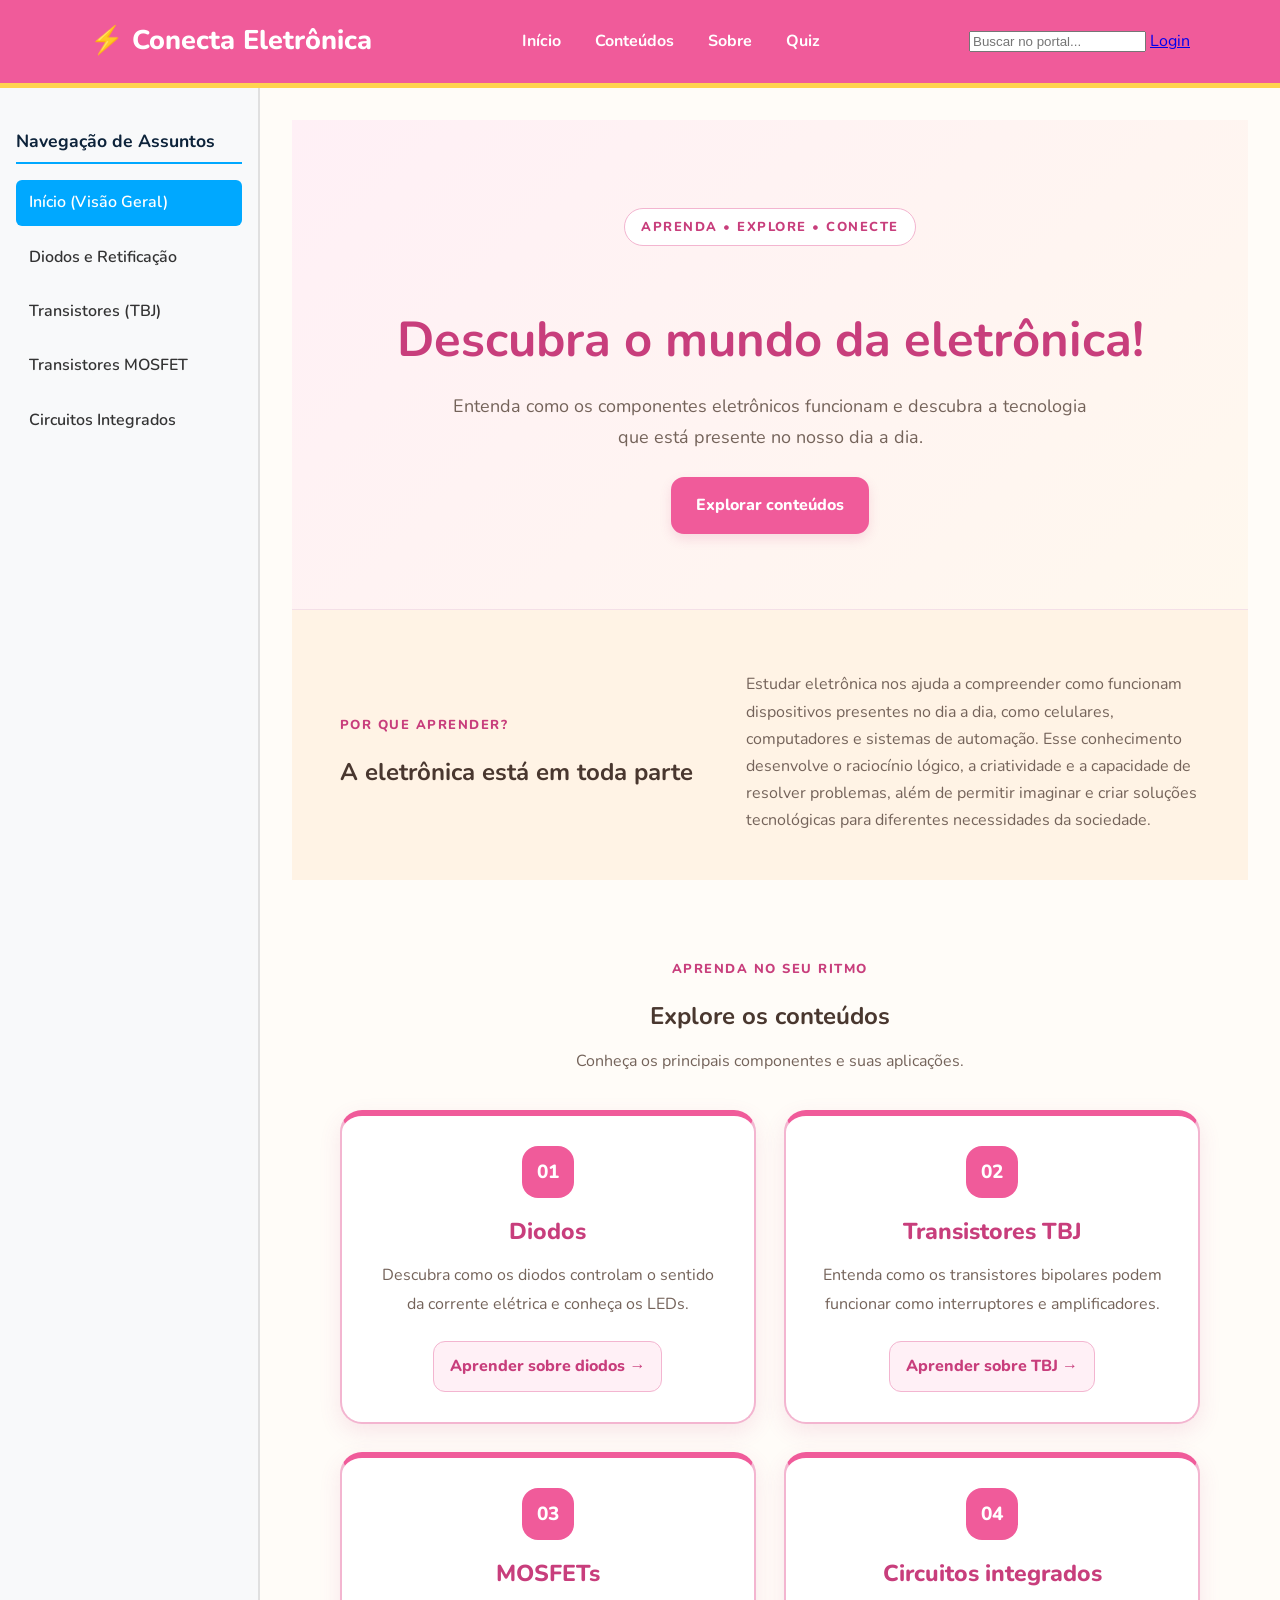
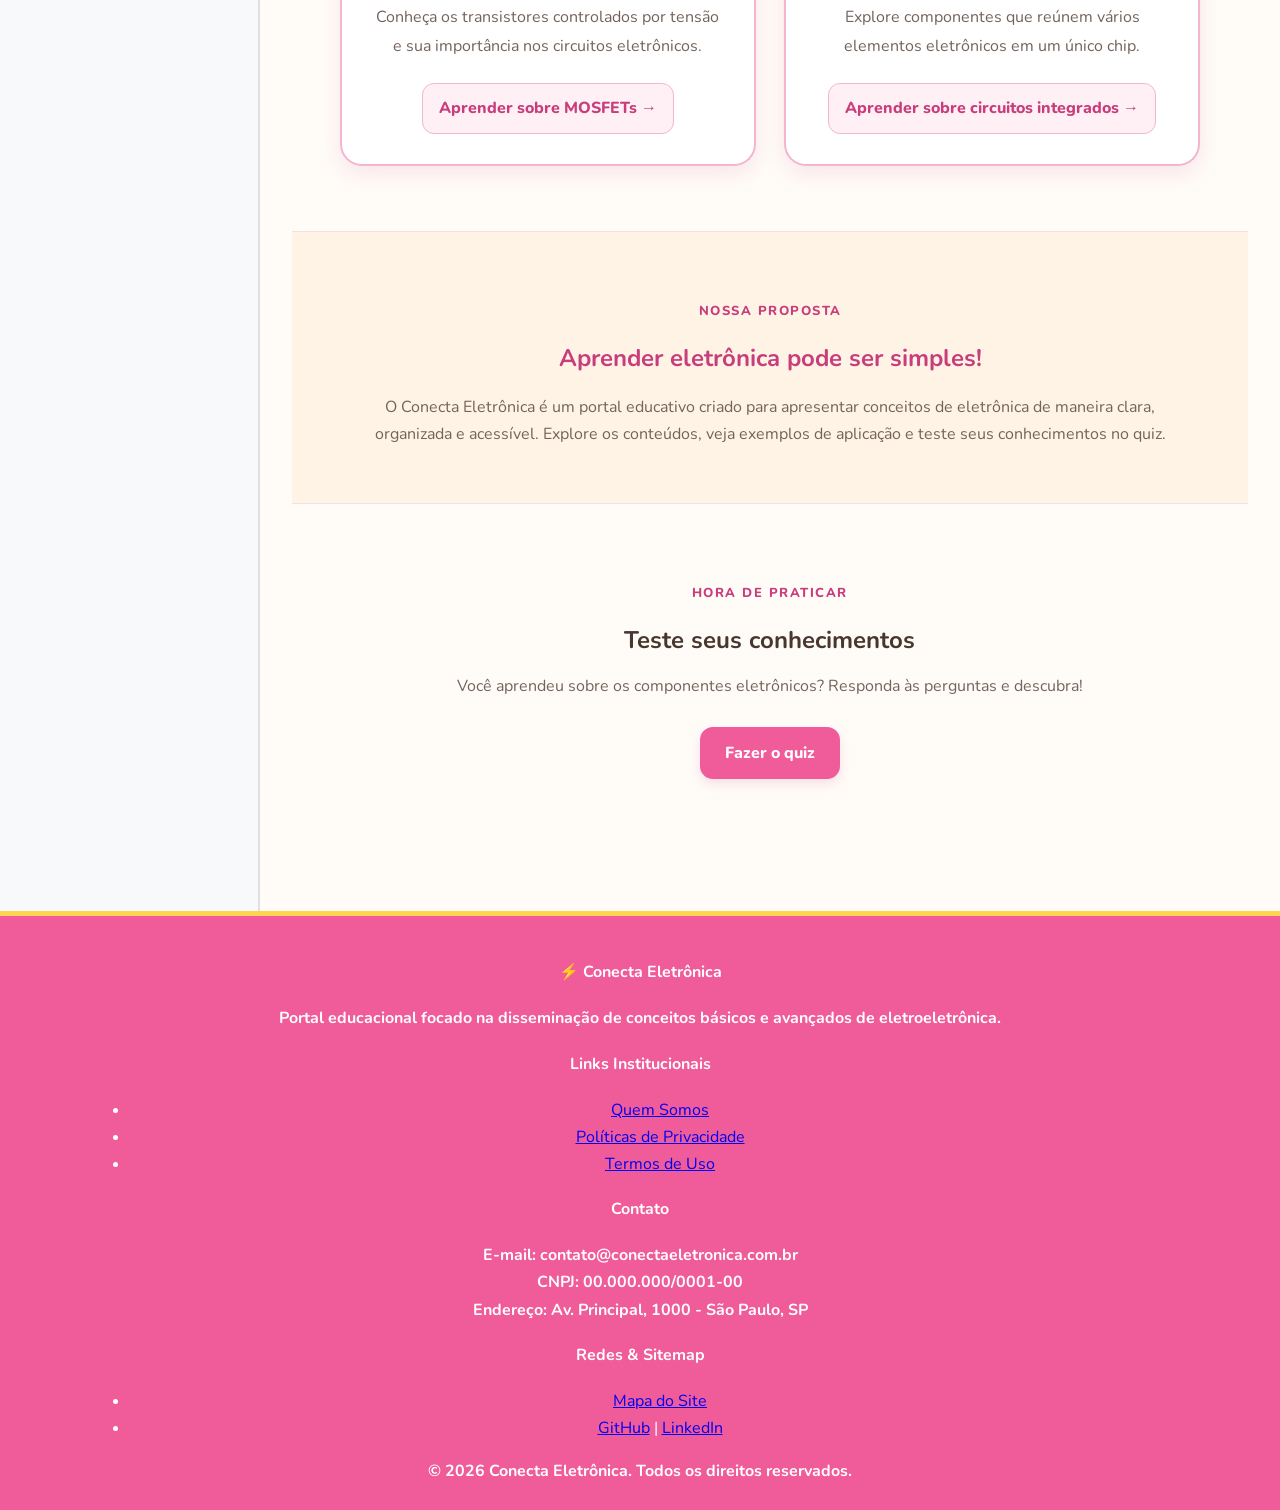
<file: src/index.html>
<!DOCTYPE html>
<html lang="pt-BR">
<head>
    <meta charset="UTF-8">
    <meta name="viewport" content="width=device-width, initial-scale=1.0">
    <title>Conecta Eletrônica | Portal Educacional</title>
    
    <!-- Chamada do CSS na pasta css -->
    <link rel="stylesheet" href="css/style.css">
    
    <link rel="preconnect" href="https://fonts.googleapis.com">
    <link rel="preconnect" href="https://fonts.gstatic.com" crossorigin>
    <link href="https://fonts.googleapis.com/css2?family=Nunito:wght@400;500;600;700;800&display=swap" rel="stylesheet">
    
    <!-- Chamada do JS na pasta js -->
    <script src="js/script.js" defer></script>
</head>

<body>

    <!-- 1. TOPO / HEADER COMPLETO -->
    <header class="top-bar">
        <div class="container header-content">
            <h1>⚡ Conecta Eletrônica</h1>
            <nav>
                <a href="#inicio">Início</a>
                <a href="#conteudos">Conteúdos</a>
                <a href="#sobre">Sobre</a>
                <a href="#quiz">Quiz</a>
            </nav>
            <div class="search-cta">
                <input type="text" placeholder="Buscar no portal...">
                <a href="#" class="btn-cta">Login</a>
            </div>
        </div>
    </header>

    <!-- CONTAINER DE LAYOUT (SIDEBAR + MAIN) -->
    <div class="layout-container">

        <!-- 2. MENU LATERAL (SIDEBAR VERTICAL) -->
        <aside class="sidebar">
            <h3>Navegação de Assuntos</h3>
            <ul>
                <li><a href="index.html" class="active">Início (Visão Geral)</a></li>
                <li><a href="diodos.html">Diodos e Retificação</a></li>
                <li><a href="tbj.html">Transistores (TBJ)</a></li>
                <li><a href="mosfets.html">Transistores MOSFET</a></li>
                <li><a href="circuitos-integrados.html">Circuitos Integrados</a></li>
            </ul>
        </aside>

        <!-- 3. PAINEL CENTRAL (MAIN) -->
        <main class="content-area">

            <!-- Hero Section -->
            <section class="hero" id="inicio">
                <div class="container">
                    <p class="destaque">APRENDA • EXPLORE • CONECTE</p>
                    <h2>Descubra o mundo da eletrônica!</h2>
                    <p>
                        Entenda como os componentes eletrônicos funcionam e descubra
                        a tecnologia que está presente no nosso dia a dia.
                    </p>
                    <a href="#conteudos" class="botao">Explorar conteúdos</a>
                </div>
            </section>

            <!-- Seção Importância -->
            <section class="importancia">
                <div class="container conteudo-importancia">
                    <div>
                        <p class="subtitulo">POR QUE APRENDER?</p>
                        <h2>A eletrônica está em toda parte</h2>
                    </div>
                    <p>
                        Estudar eletrônica nos ajuda a compreender como funcionam
                        dispositivos presentes no dia a dia, como celulares,
                        computadores e sistemas de automação. Esse conhecimento
                        desenvolve o raciocínio lógico, a criatividade e a capacidade
                        de resolver problemas, além de permitir imaginar e criar
                        soluções tecnológicas para diferentes necessidades da sociedade.
                    </p>
                </div>
            </section>

            <!-- Seção de Módulos / Conteúdos -->
            <section id="conteudos" class="container secao">
                <div class="cabecalho-secao">
                    <p class="subtitulo">APRENDA NO SEU RITMO</p>
                    <h2>Explore os conteúdos</h2>
                    <p>Conheça os principais componentes e suas aplicações.</p>
                </div>

                <div class="cards">
                    <article class="card">
                        <div class="icone-card">01</div>
                        <h3>Diodos</h3>
                        <p>
                            Descubra como os diodos controlam o sentido da corrente
                            elétrica e conheça os LEDs.
                        </p>
                        <a href="diodos.html" class="link-card">Aprender sobre diodos →</a>
                    </article>

                    <article class="card">
                        <div class="icone-card">02</div>
                        <h3>Transistores TBJ</h3>
                        <p>
                            Entenda como os transistores bipolares podem funcionar
                            como interruptores e amplificadores.
                        </p>
                        <a href="tbj.html" class="link-card">Aprender sobre TBJ →</a>
                    </article>

                    <article class="card">
                        <div class="icone-card">03</div>
                        <h3>MOSFETs</h3>
                        <p>
                            Conheça os transistores controlados por tensão e sua
                            importância nos circuitos eletrônicos.
                        </p>
                        <a href="mosfets.html" class="link-card">Aprender sobre MOSFETs →</a>
                    </article>

                    <article class="card">
                        <div class="icone-card">04</div>
                        <h3>Circuitos integrados</h3>
                        <p>
                            Explore componentes que reúnem vários elementos
                            eletrônicos em um único chip.
                        </p>
                        <a href="circuitos-integrados.html" class="link-card">
                            Aprender sobre circuitos integrados →
                        </a>
                    </article>
                </div>
            </section>

            <!-- Seção Sobre -->
            <section id="sobre" class="sobre">
                <div class="container">
                    <p class="subtitulo">NOSSA PROPOSTA</p>
                    <h2>Aprender eletrônica pode ser simples!</h2>
                    <p>
                        O Conecta Eletrônica é um portal educativo criado para
                        apresentar conceitos de eletrônica de maneira clara,
                        organizada e acessível. Explore os conteúdos, veja exemplos
                        de aplicação e teste seus conhecimentos no quiz.
                    </p>
                </div>
            </section>

            <!-- Seção Quiz -->
            <section id="quiz" class="container secao quiz">
                <div class="cabecalho-secao">
                    <p class="subtitulo">HORA DE PRATICAR</p>
                    <h2>Teste seus conhecimentos</h2>
                    <p>
                        Você aprendeu sobre os componentes eletrônicos?
                        Responda às perguntas e descubra!
                    </p>
                    <button type="button" class="botao" id="abrir-quiz">
                        Fazer o quiz
                    </button>
                </div>

                <div id="area-quiz" hidden>
                    <div id="quiz-container">
                        <p id="progresso"></p>
                        <h3 id="pergunta"></h3>
                        <div id="alternativas"></div>
                        <p id="feedback" aria-live="polite"></p>
                        <button type="button" id="proximo" hidden>
                            Próxima pergunta
                        </button>
                        <div id="resultado" hidden></div>
                        <button type="button" id="reiniciar" hidden>
                            Refazer quiz
                        </button>
                    </div>
                </div>
            </section>

        </main>
    </div> <!-- FECHAMENTO DO LAYOUT CONTAINER -->

    <!-- 4. BASE / FOOTER COMPLETO -->
    <footer class="footer">
        <div class="container footer-grid">
            <div class="footer-col">
                <h4>⚡ Conecta Eletrônica</h4>
                <p>Portal educacional focado na disseminação de conceitos básicos e avançados de eletroeletrônica.</p>
            </div>
            <div class="footer-col">
                <h4>Links Institucionais</h4>
                <ul>
                    <li><a href="#sobre">Quem Somos</a></li>
                    <li><a href="#">Políticas de Privacidade</a></li>
                    <li><a href="#">Termos de Uso</a></li>
                </ul>
            </div>
            <div class="footer-col">
                <h4>Contato</h4>
                <p>E-mail: contato@conectaeletronica.com.br</p>
                <p>CNPJ: 00.000.000/0001-00</p>
                <p>Endereço: Av. Principal, 1000 - São Paulo, SP</p>
            </div>
            <div class="footer-col">
                <h4>Redes & Sitemap</h4>
                <ul>
                    <li><a href="#inicio">Mapa do Site</a></li>
                    <li><a href="#">GitHub</a> | <a href="#">LinkedIn</a></li>
                </ul>
            </div>
        </div>
        <div class="footer-bottom">
            <p>&copy; 2026 Conecta Eletrônica. Todos os direitos reservados.</p>
        </div>
    </footer>

</body>
</html>
</file>
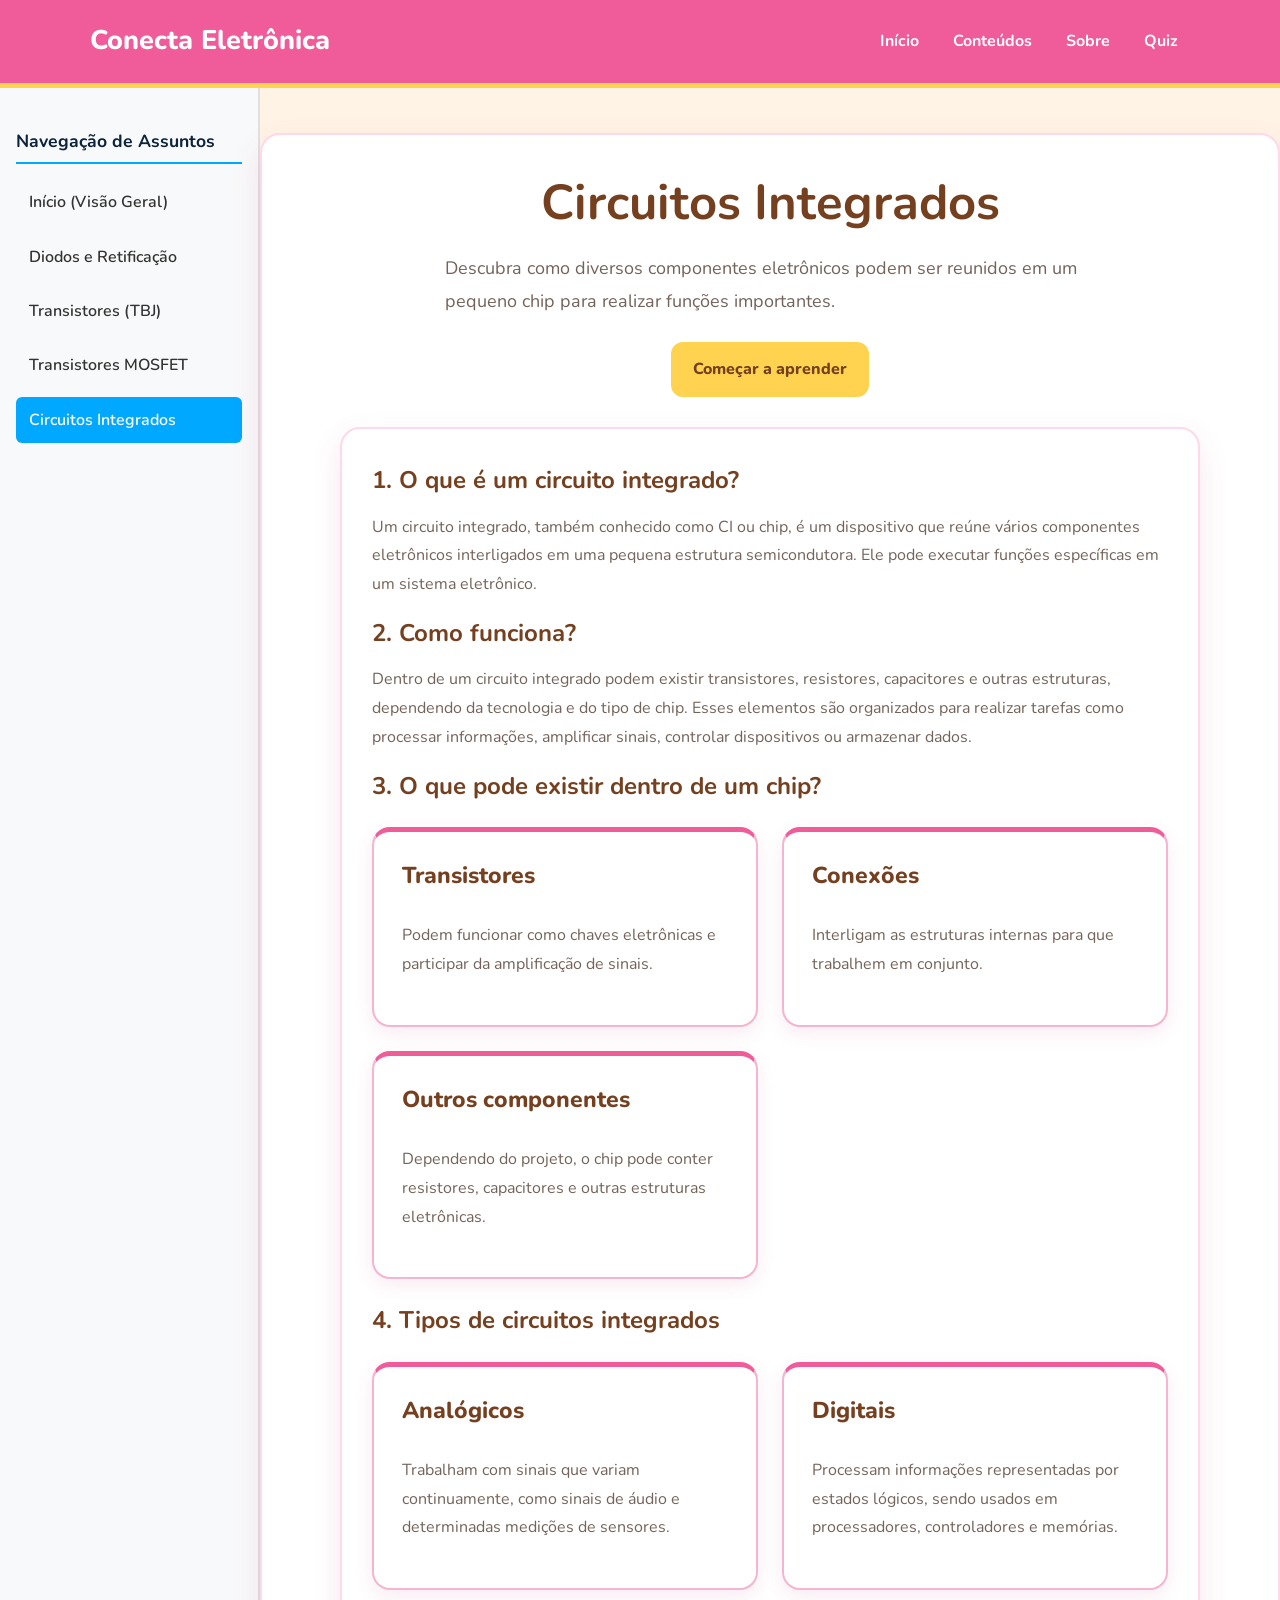
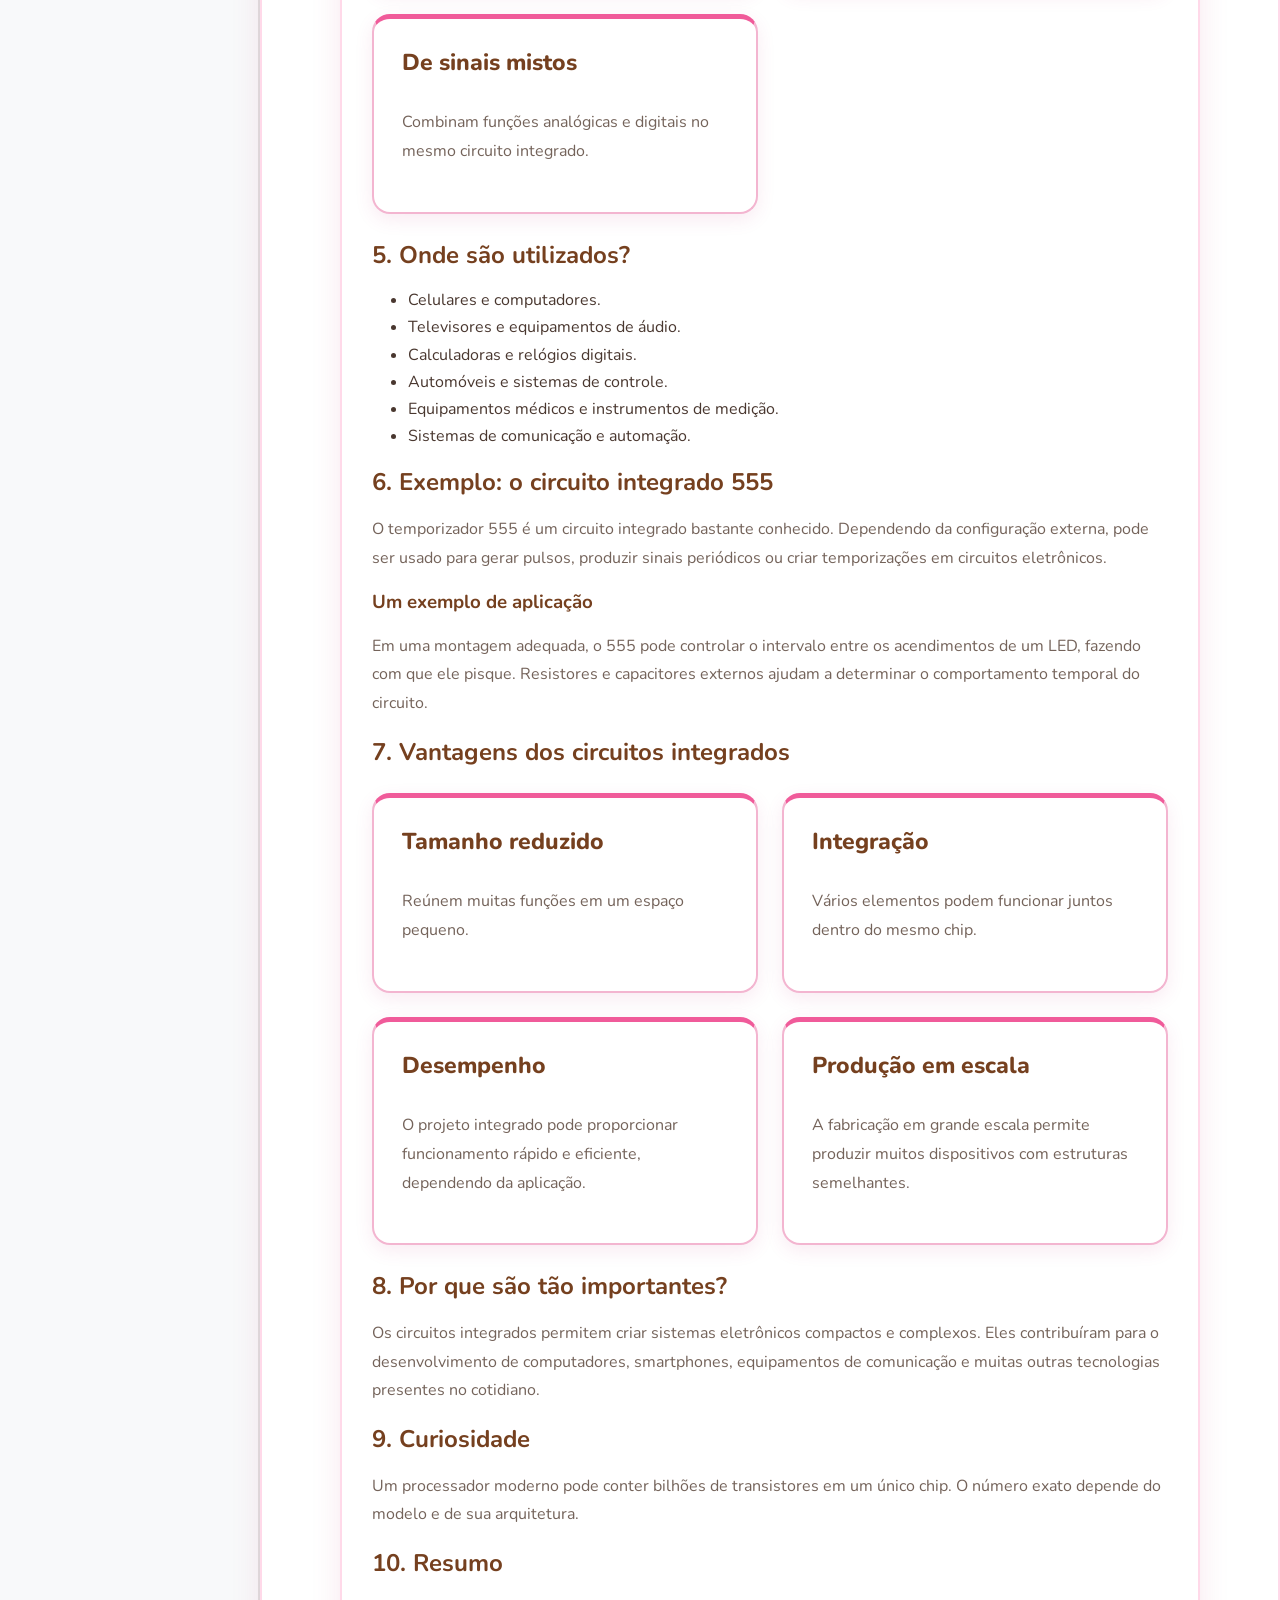
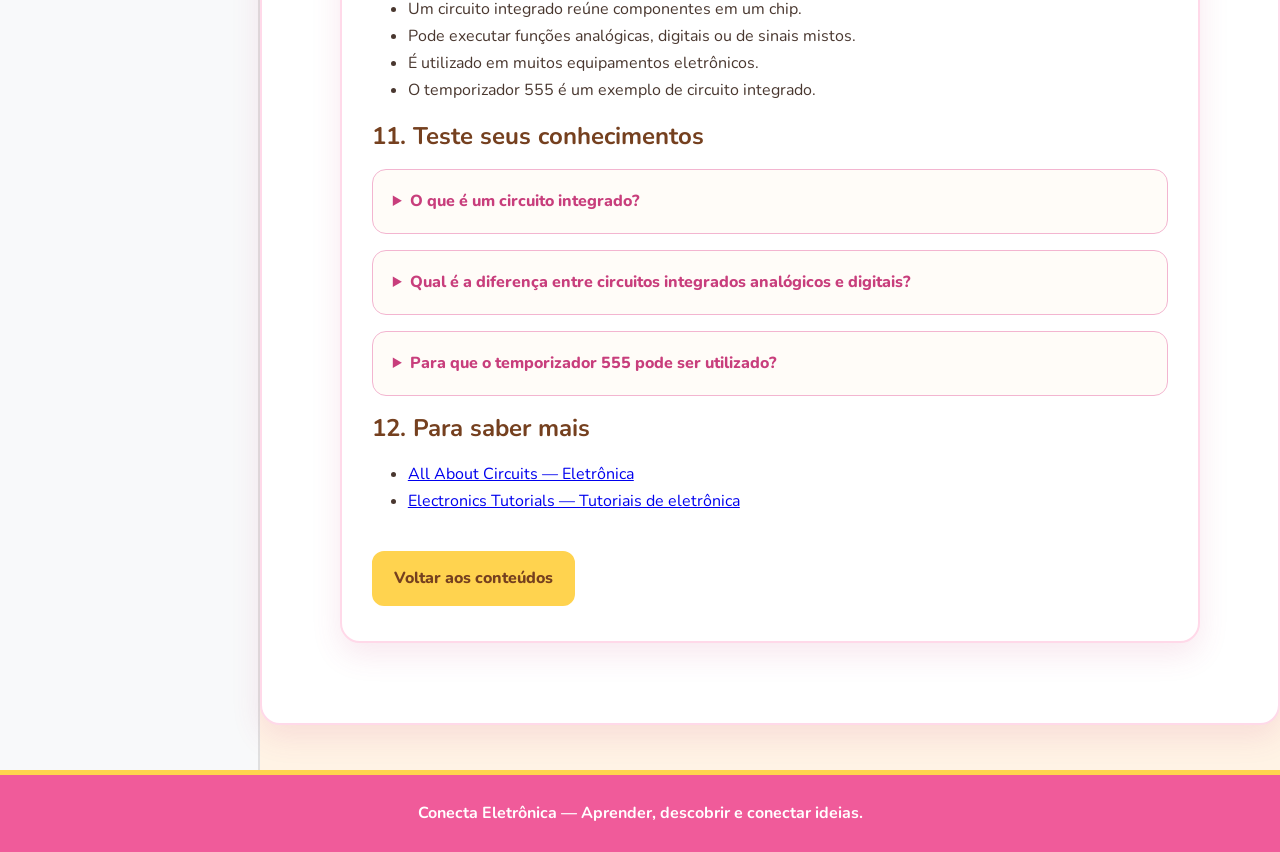
<file: src/circuitos-integrados.html>
<!DOCTYPE html>
<html lang="pt-BR">
<head>
    <meta charset="UTF-8">
    <meta name="viewport" content="width=device-width, initial-scale=1.0">

    <title>Circuitos Integrados | Conecta Eletrônica</title>

    <link rel="preconnect" href="https://fonts.googleapis.com">
    <link rel="preconnect" href="https://fonts.gstatic.com" crossorigin>
    <link href="https://fonts.googleapis.com/css2?family=Nunito:wght@400;600;700;800;900&display=swap" rel="stylesheet">

    <!-- Se mover o style.css para a pasta css, altere para "css/style.css" -->
    <link rel="stylesheet" href="css/style.css">
</head>

<body class="pagina-conteudo">

    <header class="top-bar">
        <div class="container">
            <h1>Conecta Eletrônica</h1>

            <nav>
                <a href="index.html">Início</a>
                <a href="index.html#conteudos">Conteúdos</a>
                <a href="index.html#sobre">Sobre</a>
                <a href="index.html#quiz">Quiz</a>
            </nav>
        </div>
    </header>

    <!-- CONTAINER DE LAYOUT (Lado a Lado: Sidebar + Main) -->
    <div class="layout-container">

        <!-- MENU LATERAL (SIDEBAR) ADICIONADO -->
        <aside class="sidebar">
            <h3>Navegação de Assuntos</h3>
            <ul>
                <li><a href="index.html">Início (Visão Geral)</a></li>
                <li><a href="diodos.html">Diodos e Retificação</a></li>
                <li><a href="tbj.html">Transistores (TBJ)</a></li>
                <li><a href="mosfets.html">Transistores MOSFET</a></li>
                <li><a href="circuitos-integrados.html" class="active">Circuitos Integrados</a></li>
            </ul>
        </aside>

        <!-- PAINEL CENTRAL (CONTEÚDO) -->
        <main class="content-area">

            <!-- Apresentação -->
            <section class="hero">
                <div class="container">
                    <h2>Circuitos Integrados</h2>

                    <p>
                        Descubra como diversos componentes eletrônicos podem ser
                        reunidos em um pequeno chip para realizar funções importantes.
                    </p>

                    <a class="botao" href="#conteudo-ci">
                        Começar a aprender
                    </a>
                </div>
            </section>

            <!-- Conteúdo principal -->
            <section id="conteudo-ci" class="caixa-conteudo">

                <h2>1. O que é um circuito integrado?</h2>

                <p>
                    Um circuito integrado, também conhecido como CI ou chip, é um
                    dispositivo que reúne vários componentes eletrônicos interligados
                    em uma pequena estrutura semicondutora. Ele pode executar
                    funções específicas em um sistema eletrônico.
                </p>

                <h2>2. Como funciona?</h2>

                <p>
                    Dentro de um circuito integrado podem existir transistores,
                    resistores, capacitores e outras estruturas, dependendo da
                    tecnologia e do tipo de chip. Esses elementos são organizados
                    para realizar tarefas como processar informações, amplificar
                    sinais, controlar dispositivos ou armazenar dados.
                </p>

                <h2>3. O que pode existir dentro de um chip?</h2>

                <div class="cards">

                    <article class="card">
                        <h3>Transistores</h3>
                        <p>
                            Podem funcionar como chaves eletrônicas e participar
                            da amplificação de sinais.
                        </p>
                    </article>

                    <article class="card">
                        <h3>Conexões</h3>
                        <p>
                            Interligam as estruturas internas para que trabalhem
                            em conjunto.
                        </p>
                    </article>

                    <article class="card">
                        <h3>Outros componentes</h3>
                        <p>
                            Dependendo do projeto, o chip pode conter resistores,
                            capacitores e outras estruturas eletrônicas.
                        </p>
                    </article>

                </div>

                <h2>4. Tipos de circuitos integrados</h2>

                <div class="cards">

                    <article class="card">
                        <h3>Analógicos</h3>
                        <p>
                            Trabalham com sinais que variam continuamente, como
                            sinais de áudio e determinadas medições de sensores.
                        </p>
                    </article>

                    <article class="card">
                        <h3>Digitais</h3>
                        <p>
                            Processam informações representadas por estados lógicos,
                            sendo usados em processadores, controladores e memórias.
                        </p>
                    </article>

                    <article class="card">
                        <h3>De sinais mistos</h3>
                        <p>
                            Combinam funções analógicas e digitais no mesmo
                            circuito integrado.
                        </p>
                    </article>

                </div>

                <h2>5. Onde são utilizados?</h2>

                <ul>
                    <li>Celulares e computadores.</li>
                    <li>Televisores e equipamentos de áudio.</li>
                    <li>Calculadoras e relógios digitais.</li>
                    <li>Automóveis e sistemas de controle.</li>
                    <li>Equipamentos médicos e instrumentos de medição.</li>
                    <li>Sistemas de comunicação e automação.</li>
                </ul>

                <h2>6. Exemplo: o circuito integrado 555</h2>

                <p>
                    O temporizador 555 é um circuito integrado bastante conhecido.
                    Dependendo da configuração externa, pode ser usado para gerar
                    pulsos, produzir sinais periódicos ou criar temporizações
                    em circuitos eletrônicos.
                </p>

                <h3>Um exemplo de aplicação</h3>

                <p>
                    Em uma montagem adequada, o 555 pode controlar o intervalo
                    entre os acendimentos de um LED, fazendo com que ele pisque.
                    Resistores e capacitores externos ajudam a determinar o
                    comportamento temporal do circuito.
                </p>

                <h2>7. Vantagens dos circuitos integrados</h2>

                <div class="cards">

                    <article class="card">
                        <h3>Tamanho reduzido</h3>
                        <p>
                            Reúnem muitas funções em um espaço pequeno.
                        </p>
                    </article>

                    <article class="card">
                        <h3>Integração</h3>
                        <p>
                            Vários elementos podem funcionar juntos dentro
                            do mesmo chip.
                        </p>
                    </article>

                    <article class="card">
                        <h3>Desempenho</h3>
                        <p>
                            O projeto integrado pode proporcionar funcionamento
                            rápido e eficiente, dependendo da aplicação.
                        </p>
                    </article>

                    <article class="card">
                        <h3>Produção em escala</h3>
                        <p>
                            A fabricação em grande escala permite produzir
                            muitos dispositivos com estruturas semelhantes.
                        </p>
                    </article>

                </div>

                <h2>8. Por que são tão importantes?</h2>

                <p>
                    Os circuitos integrados permitem criar sistemas eletrônicos
                    compactos e complexos. Eles contribuíram para o desenvolvimento
                    de computadores, smartphones, equipamentos de comunicação e
                    muitas outras tecnologias presentes no cotidiano.
                </p>

                <h2>9. Curiosidade</h2>

                <p>
                    Um processador moderno pode conter bilhões de transistores
                    em um único chip. O número exato depende do modelo e de
                    sua arquitetura.
                </p>

                <h2>10. Resumo</h2>

                <ul>
                    <li>Um circuito integrado reúne componentes em um chip.</li>
                    <li>Pode executar funções analógicas, digitais ou de sinais mistos.</li>
                    <li>É utilizado em muitos equipamentos eletrônicos.</li>
                    <li>O temporizador 555 é um exemplo de circuito integrado.</li>
                </ul>

                <h2>11. Teste seus conhecimentos</h2>

                <details>
                    <summary>O que é um circuito integrado?</summary>
                    <p>
                        É um dispositivo que reúne componentes eletrônicos
                        interligados em um chip para executar determinadas funções.
                    </p>
                </details>

                <details>
                    <summary>Qual é a diferença entre circuitos integrados analógicos e digitais?</summary>
                    <p>
                        Os analógicos trabalham com sinais que variam continuamente,
                        enquanto os digitais processam informações representadas
                        por estados lógicos.
                    </p>
                </details>

                <details>
                    <summary>Para que o temporizador 555 pode ser utilizado?</summary>
                    <p>
                        Para criar temporizações, gerar pulsos e produzir sinais
                        periódicos, conforme a configuração do circuito.
                    </p>
                </details>

                <h2>12. Para saber mais</h2>

                <ul>
                    <li>
                        <a href="https://www.allaboutcircuits.com/"
                           target="_blank" rel="noopener noreferrer">
                            All About Circuits — Eletrônica
                        </a>
                    </li>

                    <li>
                        <a href="https://www.electronics-tutorials.ws/"
                           target="_blank" rel="noopener noreferrer">
                            Electronics Tutorials — Tutoriais de eletrônica
                        </a>
                    </li>
                </ul>

                <a class="botao botao-voltar" href="index.html#conteudos">
                    Voltar aos conteúdos
                </a>

            </section>

        </main>
    </div> <!-- FECHAMENTO DO LAYOUT CONTAINER -->

    <footer>
        <div class="container">
            <p>Conecta Eletrônica — Aprender, descobrir e conectar ideias.</p>
        </div>
    </footer>

    <!-- Chamada do arquivo JavaScript -->
    <script src="js/script.js"></script>
</body>
</html>
</file>
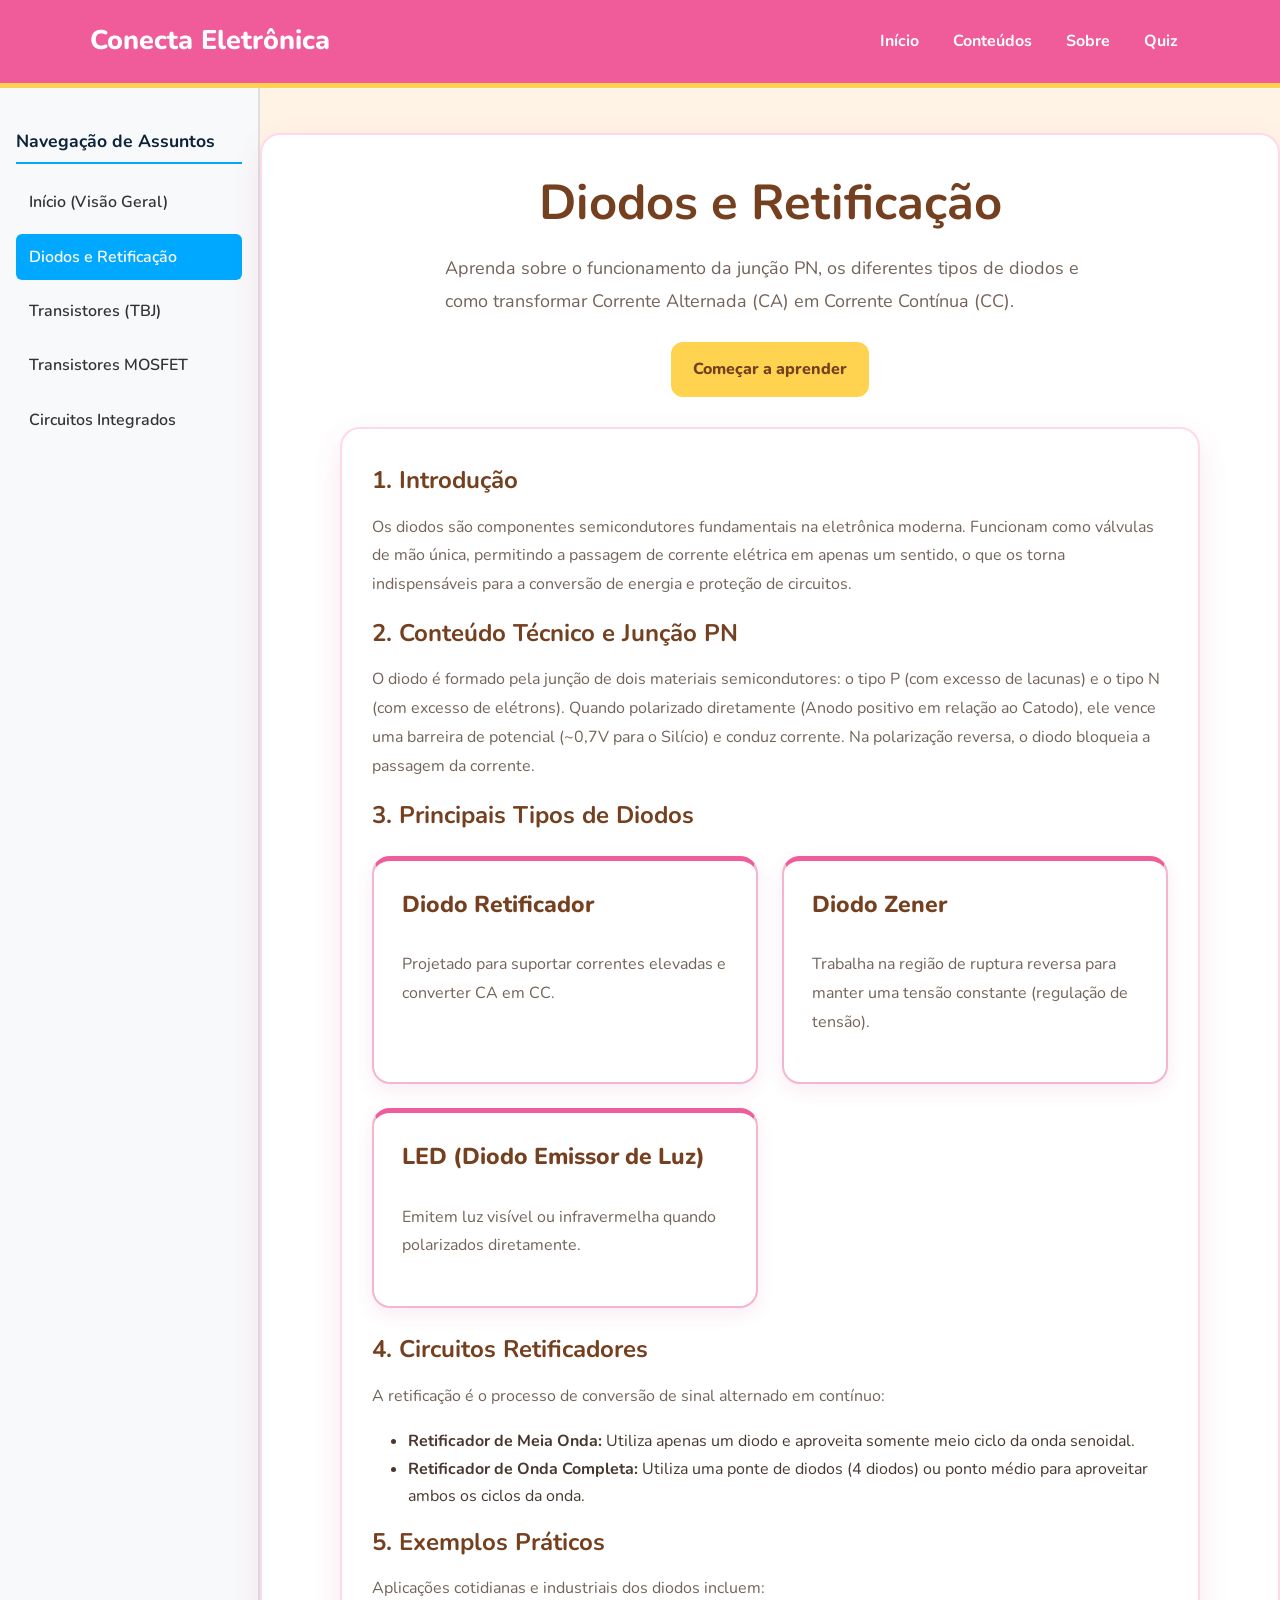
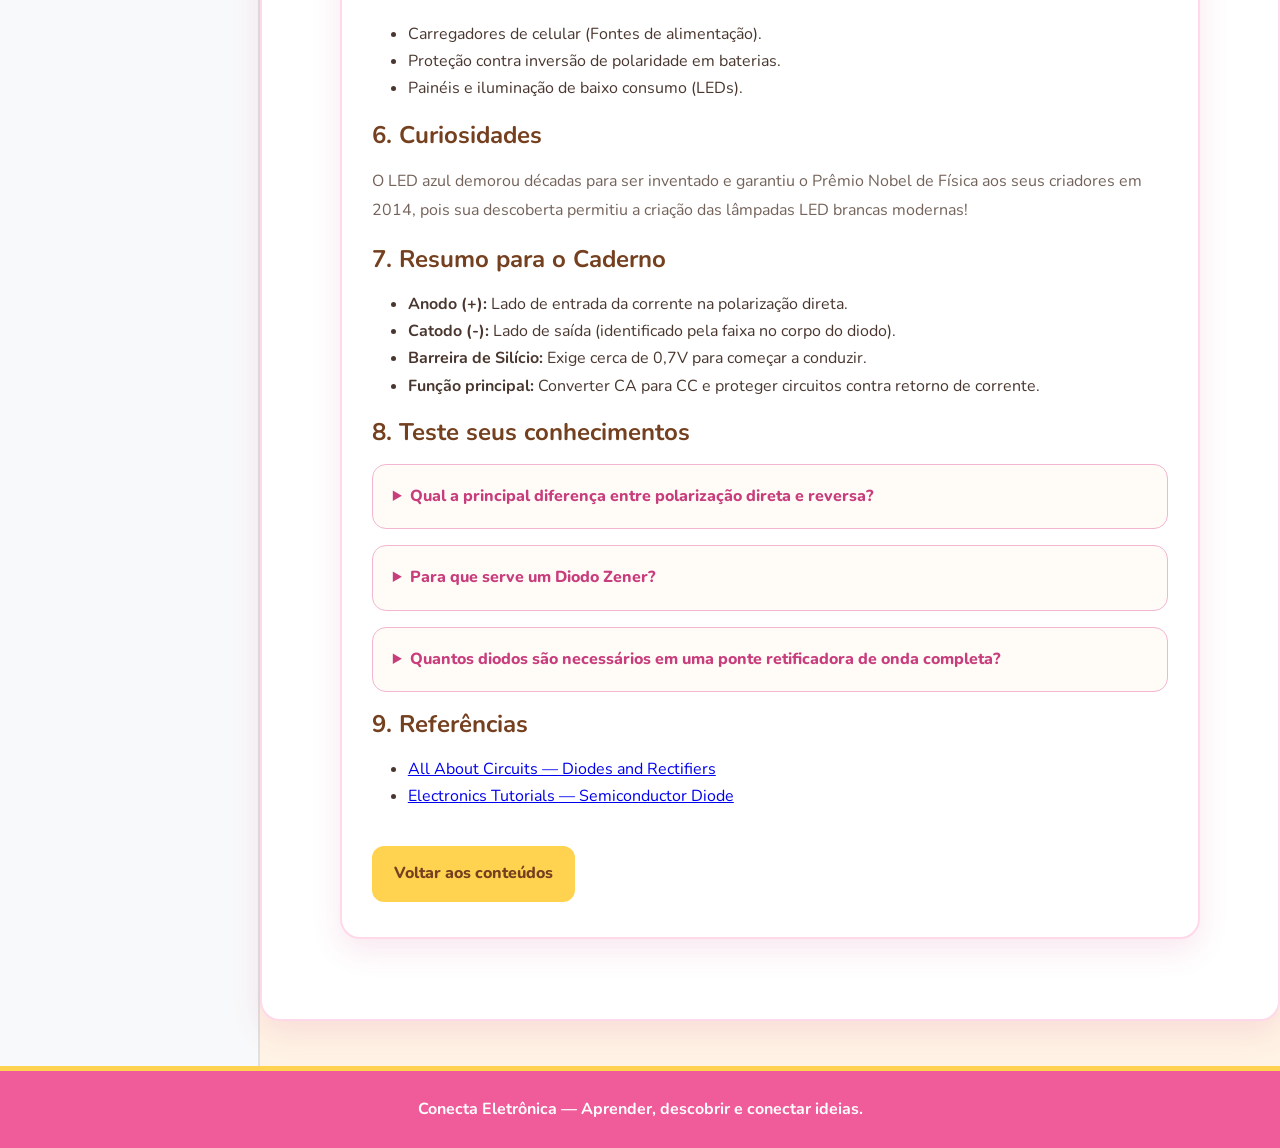
<file: src/diodos.html>
<!DOCTYPE html>
<html lang="pt-BR">
<head>
    <meta charset="UTF-8">
    <meta name="viewport" content="width=device-width, initial-scale=1.0">

    <title>Diodos e Retificação | Conecta Eletrônica</title>

    <link rel="preconnect" href="https://fonts.googleapis.com">
    <link rel="preconnect" href="https://fonts.gstatic.com" crossorigin>
    <link href="https://fonts.googleapis.com/css2?family=Nunito:wght@400;600;700;800;900&display=swap" rel="stylesheet">

    <!-- Chamada do arquivo CSS dentro da pasta css -->
    <link rel="stylesheet" href="css/style.css">
</head>

<body class="pagina-conteudo">

    <header class="top-bar">
        <div class="container">
            <h1>Conecta Eletrônica</h1>

            <nav>
                <a href="index.html">Início</a>
                <a href="index.html#conteudos">Conteúdos</a>
                <a href="index.html#sobre">Sobre</a>
                <a href="index.html#quiz">Quiz</a>
            </nav>
        </div>
    </header>

    <!-- CONTAINER DE LAYOUT (Sidebar + Main) -->
    <div class="layout-container">

        <!-- MENU LATERAL (SIDEBAR) -->
        <aside class="sidebar">
            <h3>Navegação de Assuntos</h3>
            <ul>
                <li><a href="index.html">Início (Visão Geral)</a></li>
                <li><a href="diodos.html" class="active">Diodos e Retificação</a></li>
                <li><a href="tbj.html">Transistores (TBJ)</a></li>
                <li><a href="mosfets.html">Transistores MOSFET</a></li>
                <li><a href="circuitos-integrados.html">Circuitos Integrados</a></li>
            </ul>
        </aside>

        <!-- PAINEL CENTRAL (CONTEÚDO) -->
        <main class="content-area">

            <!-- Apresentação -->
            <section class="hero">
                <div class="container">
                    <h2>Diodos e Retificação</h2>

                    <p>
                        Aprenda sobre o funcionamento da junção PN, os diferentes tipos de diodos
                        e como transformar Corrente Alternada (CA) em Corrente Contínua (CC).
                    </p>

                    <a class="botao" href="#conteudo-diodos">
                        Começar a aprender
                    </a>
                </div>
            </section>

            <!-- Conteúdo principal -->
            <section id="conteudo-diodos" class="caixa-conteudo">

                <h2>1. Introdução</h2>
                <p>
                    Os diodos são componentes semicondutores fundamentais na eletrônica moderna.
                    Funcionam como válvulas de mão única, permitindo a passagem de corrente elétrica
                    em apenas um sentido, o que os torna indispensáveis para a conversão de energia e proteção de circuitos.
                </p>

                <h2>2. Conteúdo Técnico e Junção PN</h2>
                <p>
                    O diodo é formado pela junção de dois materiais semicondutores: o tipo P (com excesso de lacunas) e o tipo N (com excesso de elétrons).
                    Quando polarizado diretamente (Anodo positivo em relação ao Catodo), ele vence uma barreira de potencial (~0,7V para o Silício) e conduz corrente.
                    Na polarização reversa, o diodo bloqueia a passagem da corrente.
                </p>

                <h2>3. Principais Tipos de Diodos</h2>
                <div class="cards">

                    <article class="card">
                        <h3>Diodo Retificador</h3>
                        <p>
                            Projetado para suportar correntes elevadas e converter CA em CC.
                        </p>
                    </article>

                    <article class="card">
                        <h3>Diodo Zener</h3>
                        <p>
                            Trabalha na região de ruptura reversa para manter uma tensão constante (regulação de tensão).
                        </p>
                    </article>

                    <article class="card">
                        <h3>LED (Diodo Emissor de Luz)</h3>
                        <p>
                            Emitem luz visível ou infravermelha quando polarizados diretamente.
                        </p>
                    </article>

                </div>

                <h2>4. Circuitos Retificadores</h2>
                <p>
                    A retificação é o processo de conversão de sinal alternado em contínuo:
                </p>
                <ul>
                    <li><strong>Retificador de Meia Onda:</strong> Utiliza apenas um diodo e aproveita somente meio ciclo da onda senoidal.</li>
                    <li><strong>Retificador de Onda Completa:</strong> Utiliza uma ponte de diodos (4 diodos) ou ponto médio para aproveitar ambos os ciclos da onda.</li>
                </ul>

                <h2>5. Exemplos Práticos</h2>
                <p>
                    Aplicações cotidianas e industriais dos diodos incluem:
                </p>
                <ul>
                    <li>Carregadores de celular (Fontes de alimentação).</li>
                    <li>Proteção contra inversão de polaridade em baterias.</li>
                    <li>Painéis e iluminação de baixo consumo (LEDs).</li>
                </ul>

                <h2>6. Curiosidades</h2>
                <p>
                    O LED azul demorou décadas para ser inventado e garantiu o Prêmio Nobel de Física aos seus criadores em 2014, pois sua descoberta permitiu a criação das lâmpadas LED brancas modernas!
                </p>

                <h2>7. Resumo para o Caderno</h2>
                <ul>
                    <li><strong>Anodo (+):</strong> Lado de entrada da corrente na polarização direta.</li>
                    <li><strong>Catodo (-):</strong> Lado de saída (identificado pela faixa no corpo do diodo).</li>
                    <li><strong>Barreira de Silício:</strong> Exige cerca de 0,7V para começar a conduzir.</li>
                    <li><strong>Função principal:</strong> Converter CA para CC e proteger circuitos contra retorno de corrente.</li>
                </ul>

                <h2>8. Teste seus conhecimentos</h2>

                <details>
                    <summary>Qual a principal diferença entre polarização direta e reversa?</summary>
                    <p>
                        Na direta, o diodo permite a passagem de corrente (superando a barreira de 0,7V). Na reversa, o diodo bloqueia a corrente.
                    </p>
                </details>

                <details>
                    <summary>Para que serve um Diodo Zener?</summary>
                    <p>
                        Ele é projetado para operar na polarização reversa mantendo uma tensão fixa, sendo usado como regulador de tensão.
                    </p>
                </details>

                <details>
                    <summary>Quantos diodos são necessários em uma ponte retificadora de onda completa?</summary>
                    <p>
                        São necessários 4 diodos configurados em ponte.
                    </p>
                </details>

                <h2>9. Referências</h2>
                <ul>
                    <li>
                        <a href="https://www.allaboutcircuits.com/" target="_blank" rel="noopener noreferrer">
                            All About Circuits — Diodes and Rectifiers
                        </a>
                    </li>
                    <li>
                        <a href="https://www.electronics-tutorials.ws/" target="_blank" rel="noopener noreferrer">
                            Electronics Tutorials — Semiconductor Diode
                        </a>
                    </li>
                </ul>

                <a class="botao botao-voltar" href="index.html#conteudos">
                    Voltar aos conteúdos
                </a>

            </section>

        </main>
    </div> <!-- FECHAMENTO DO LAYOUT CONTAINER -->

    <footer>
        <div class="container">
            <p>Conecta Eletrônica — Aprender, descobrir e conectar ideias.</p>
        </div>
    </footer>

    <!-- Chamada do arquivo JavaScript na pasta js -->
    <script src="js/script.js"></script>
</body>
</html>
</file>
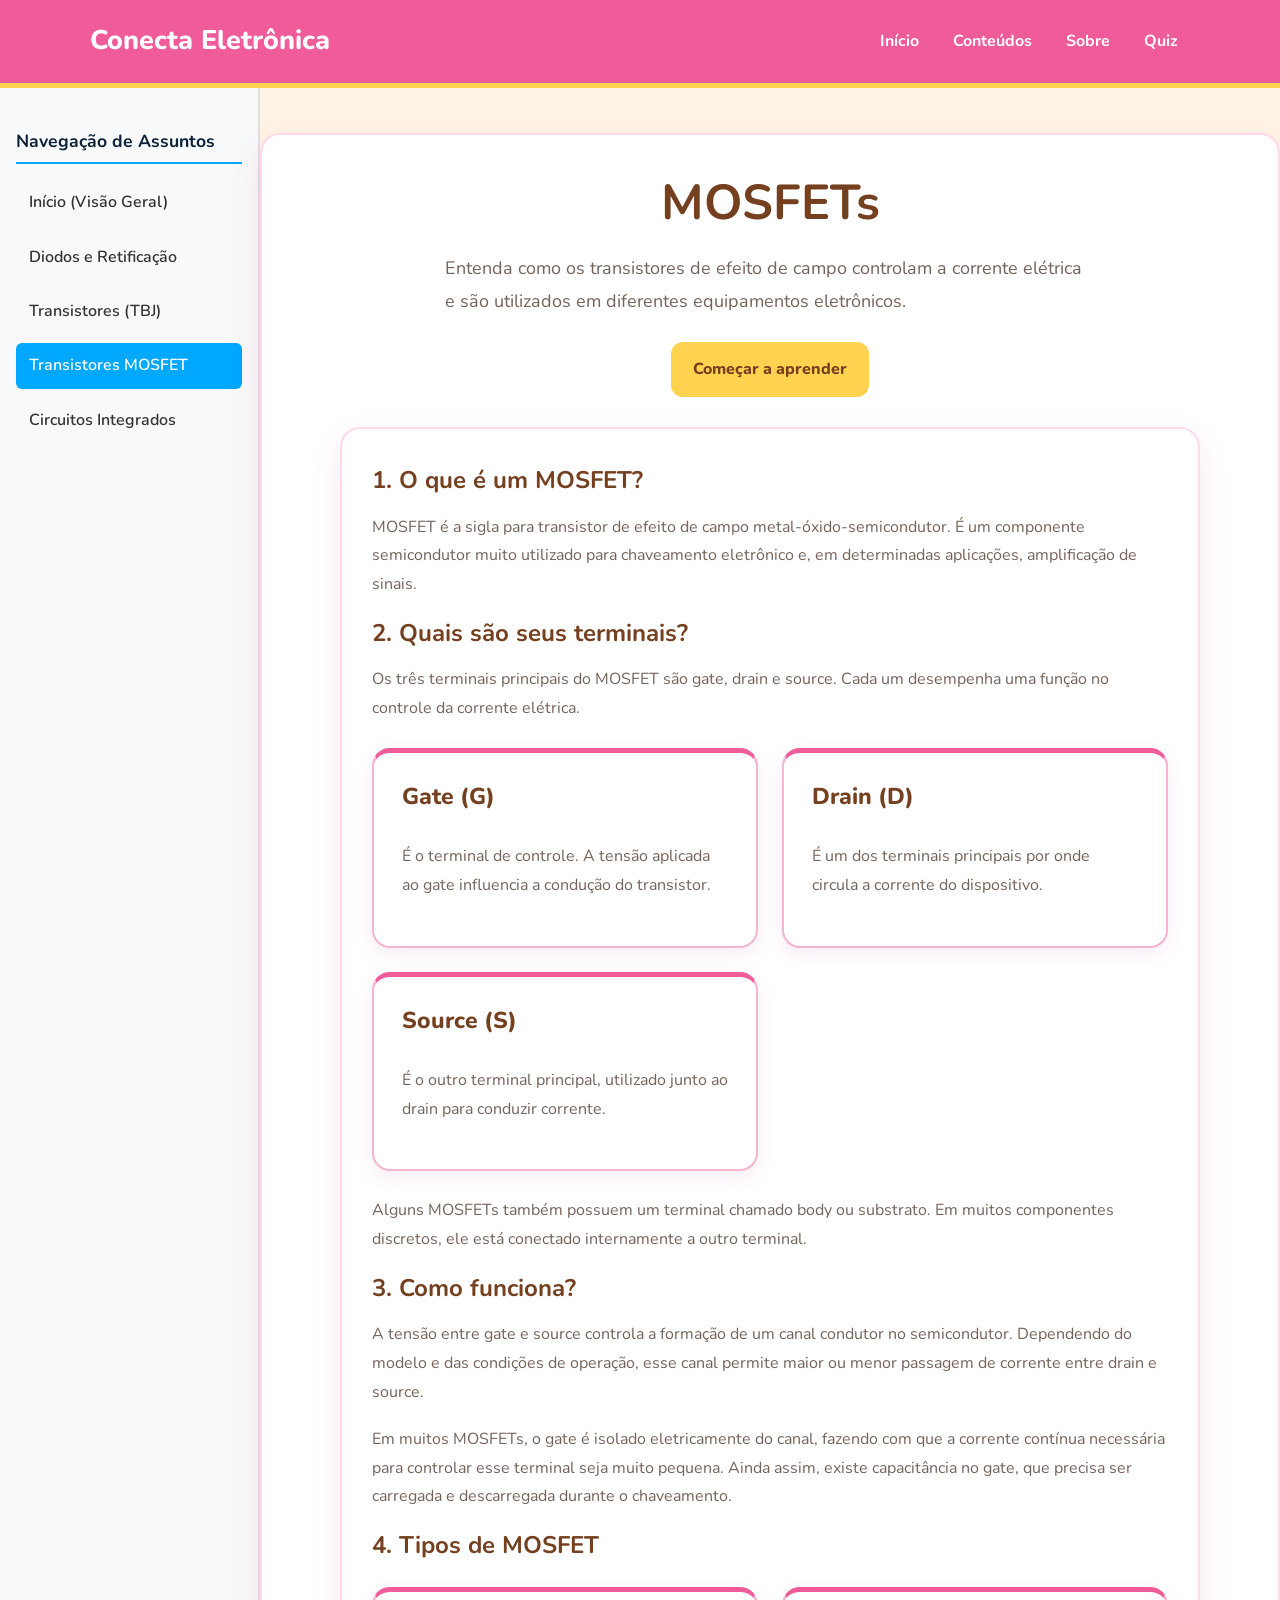
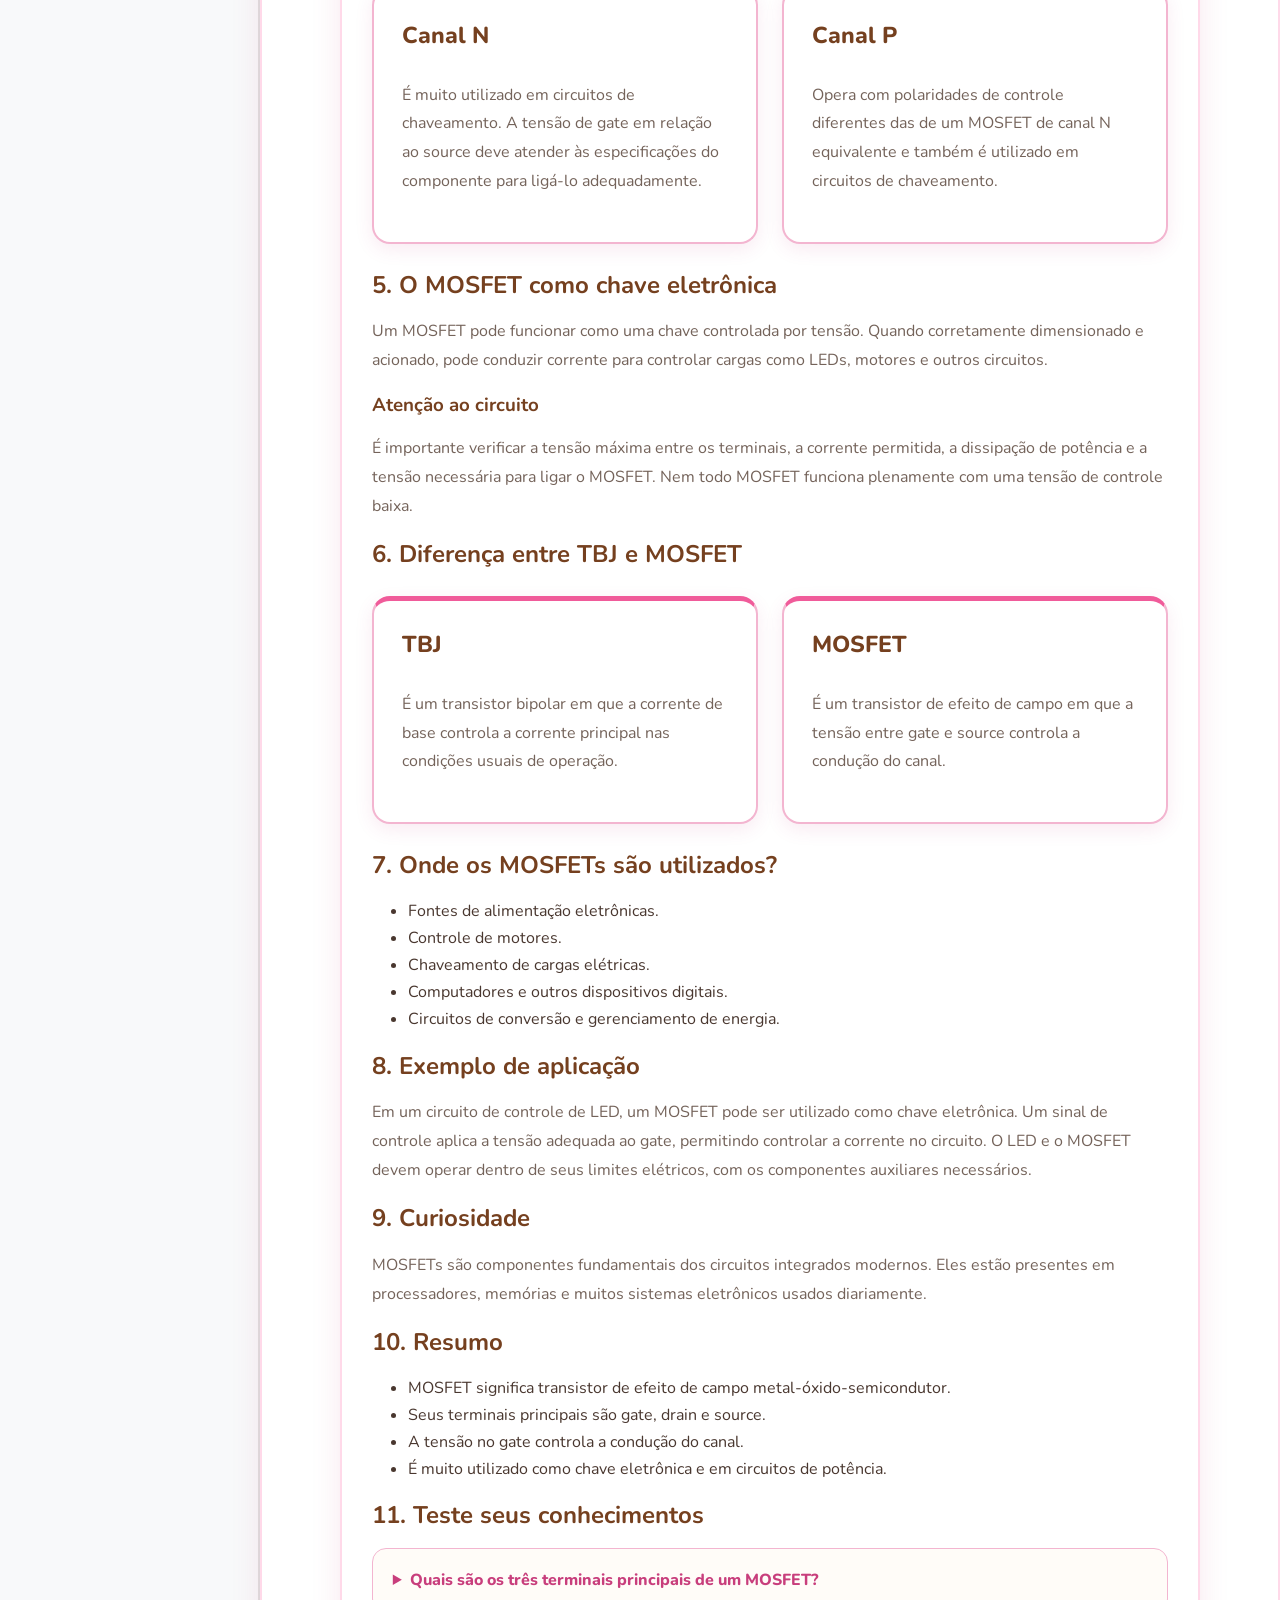
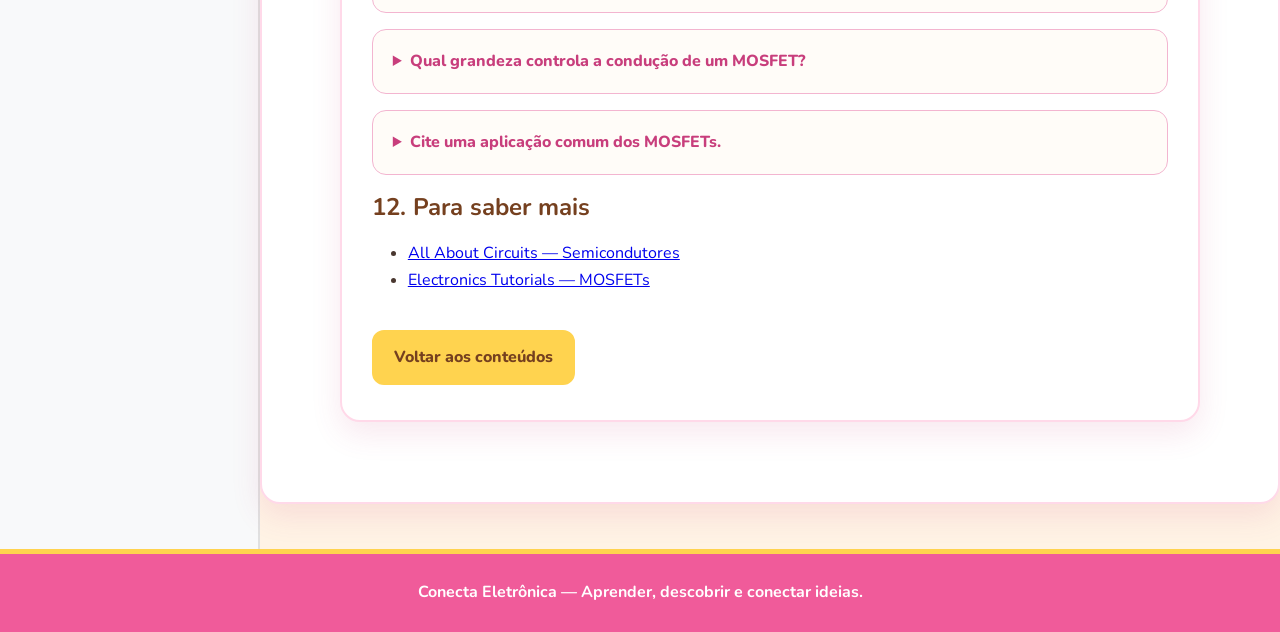
<file: src/mosfets.html>
<!DOCTYPE html>
<html lang="pt-BR">
<head>
    <meta charset="UTF-8">
    <meta name="viewport" content="width=device-width, initial-scale=1.0">

    <title>MOSFETs | Conecta Eletrônica</title>

    <link rel="preconnect" href="https://fonts.googleapis.com">
    <link rel="preconnect" href="https://fonts.gstatic.com" crossorigin>
    <link href="https://fonts.googleapis.com/css2?family=Nunito:wght@400;600;700;800;900&display=swap" rel="stylesheet">

    <!-- Caminho atualizado para a pasta css -->
    <link rel="stylesheet" href="css/style.css">
</head>

<body class="pagina-conteudo">

    <header class="top-bar">
        <div class="container">
            <h1>Conecta Eletrônica</h1>

            <nav>
                <a href="index.html">Início</a>
                <a href="index.html#conteudos">Conteúdos</a>
                <a href="index.html#sobre">Sobre</a>
                <a href="index.html#quiz">Quiz</a>
            </nav>
        </div>
    </header>

    <!-- CONTAINER DE LAYOUT (Sidebar + Main) -->
    <div class="layout-container">

        <!-- MENU LATERAL (SIDEBAR) ADICIONADO -->
        <aside class="sidebar">
            <h3>Navegação de Assuntos</h3>
            <ul>
                <li><a href="index.html">Início (Visão Geral)</a></li>
                <li><a href="diodos.html">Diodos e Retificação</a></li>
                <li><a href="tbj.html">Transistores (TBJ)</a></li>
                <li><a href="mosfets.html" class="active">Transistores MOSFET</a></li>
                <li><a href="circuitos-integrados.html">Circuitos Integrados</a></li>
            </ul>
        </aside>

        <!-- PAINEL CENTRAL (CONTEÚDO) -->
        <main class="content-area">

            <!-- Apresentação -->
            <section class="hero">
                <div class="container">
                    <h2>MOSFETs</h2>

                    <p>
                        Entenda como os transistores de efeito de campo controlam
                        a corrente elétrica e são utilizados em diferentes
                        equipamentos eletrônicos.
                    </p>

                    <a class="botao" href="#conteudo-mosfet">
                        Começar a aprender
                    </a>
                </div>
            </section>

            <!-- Caixa principal de conteúdo -->
            <section id="conteudo-mosfet" class="caixa-conteudo">

                <h2>1. O que é um MOSFET?</h2>

                <p>
                    MOSFET é a sigla para transistor de efeito de campo
                    metal-óxido-semicondutor. É um componente semicondutor muito
                    utilizado para chaveamento eletrônico e, em determinadas
                    aplicações, amplificação de sinais.
                </p>

                <h2>2. Quais são seus terminais?</h2>

                <p>
                    Os três terminais principais do MOSFET são gate, drain e source.
                    Cada um desempenha uma função no controle da corrente elétrica.
                </p>

                <div class="cards">

                    <article class="card">
                        <h3>Gate (G)</h3>
                        <p>
                            É o terminal de controle. A tensão aplicada ao gate
                            influencia a condução do transistor.
                        </p>
                    </article>

                    <article class="card">
                        <h3>Drain (D)</h3>
                        <p>
                            É um dos terminais principais por onde circula
                            a corrente do dispositivo.
                        </p>
                    </article>

                    <article class="card">
                        <h3>Source (S)</h3>
                        <p>
                            É o outro terminal principal, utilizado junto ao
                            drain para conduzir corrente.
                        </p>
                    </article>

                </div>

                <p>
                    Alguns MOSFETs também possuem um terminal chamado body ou
                    substrato. Em muitos componentes discretos, ele está conectado
                    internamente a outro terminal.
                </p>

                <h2>3. Como funciona?</h2>

                <p>
                    A tensão entre gate e source controla a formação de um canal
                    condutor no semicondutor. Dependendo do modelo e das condições
                    de operação, esse canal permite maior ou menor passagem de
                    corrente entre drain e source.
                </p>

                <p>
                    Em muitos MOSFETs, o gate é isolado eletricamente do canal,
                    fazendo com que a corrente contínua necessária para controlar
                    esse terminal seja muito pequena. Ainda assim, existe
                    capacitância no gate, que precisa ser carregada e descarregada
                    durante o chaveamento.
                </p>

                <h2>4. Tipos de MOSFET</h2>

                <div class="cards">

                    <article class="card">
                        <h3>Canal N</h3>
                        <p>
                            É muito utilizado em circuitos de chaveamento.
                            A tensão de gate em relação ao source deve atender
                            às especificações do componente para ligá-lo adequadamente.
                        </p>
                    </article>

                    <article class="card">
                        <h3>Canal P</h3>
                        <p>
                            Opera com polaridades de controle diferentes das de
                            um MOSFET de canal N equivalente e também é utilizado
                            em circuitos de chaveamento.
                        </p>
                    </article>

                </div>

                <h2>5. O MOSFET como chave eletrônica</h2>

                <p>
                    Um MOSFET pode funcionar como uma chave controlada por tensão.
                    Quando corretamente dimensionado e acionado, pode conduzir
                    corrente para controlar cargas como LEDs, motores e outros circuitos.
                </p>

                <h3>Atenção ao circuito</h3>

                <p>
                    É importante verificar a tensão máxima entre os terminais,
                    a corrente permitida, a dissipação de potência e a tensão
                    necessária para ligar o MOSFET. Nem todo MOSFET funciona
                    plenamente com uma tensão de controle baixa.
                </p>

                <h2>6. Diferença entre TBJ e MOSFET</h2>

                <div class="cards">

                    <article class="card">
                        <h3>TBJ</h3>
                        <p>
                            É um transistor bipolar em que a corrente de base
                            controla a corrente principal nas condições usuais
                            de operação.
                        </p>
                    </article>

                    <article class="card">
                        <h3>MOSFET</h3>
                        <p>
                            É um transistor de efeito de campo em que a tensão
                            entre gate e source controla a condução do canal.
                        </p>
                    </article>

                </div>

                <h2>7. Onde os MOSFETs são utilizados?</h2>

                <ul>
                    <li>Fontes de alimentação eletrônicas.</li>
                    <li>Controle de motores.</li>
                    <li>Chaveamento de cargas elétricas.</li>
                    <li>Computadores e outros dispositivos digitais.</li>
                    <li>Circuitos de conversão e gerenciamento de energia.</li>
                </ul>

                <h2>8. Exemplo de aplicação</h2>

                <p>
                    Em um circuito de controle de LED, um MOSFET pode ser utilizado
                    como chave eletrônica. Um sinal de controle aplica a tensão
                    adequada ao gate, permitindo controlar a corrente no circuito.
                    O LED e o MOSFET devem operar dentro de seus limites elétricos,
                    com os componentes auxiliares necessários.
                </p>

                <h2>9. Curiosidade</h2>

                <p>
                    MOSFETs são componentes fundamentais dos circuitos integrados
                    modernos. Eles estão presentes em processadores, memórias e
                    muitos sistemas eletrônicos usados diariamente.
                </p>

                <h2>10. Resumo</h2>

                <ul>
                    <li>MOSFET significa transistor de efeito de campo metal-óxido-semicondutor.</li>
                    <li>Seus terminais principais são gate, drain e source.</li>
                    <li>A tensão no gate controla a condução do canal.</li>
                    <li>É muito utilizado como chave eletrônica e em circuitos de potência.</li>
                </ul>

                <h2>11. Teste seus conhecimentos</h2>

                <details>
                    <summary>Quais são os três terminais principais de um MOSFET?</summary>
                    <p>Gate, drain e source.</p>
                </details>

                <details>
                    <summary>Qual grandeza controla a condução de um MOSFET?</summary>
                    <p>
                        A tensão entre gate e source, considerando o tipo e as
                        condições de operação do dispositivo.
                    </p>
                </details>

                <details>
                    <summary>Cite uma aplicação comum dos MOSFETs.</summary>
                    <p>
                        Chaveamento eletrônico, fontes de alimentação ou controle
                        de motores, por exemplo.
                    </p>
                </details>

                <h2>12. Para saber mais</h2>

                <ul>
                    <li>
                        <a href="https://www.allaboutcircuits.com/textbook/semiconductors/"
                           target="_blank" rel="noopener noreferrer">
                            All About Circuits — Semicondutores
                        </a>
                    </li>

                    <li>
                        <a href="https://www.electronics-tutorials.ws/transistor/tran_7.html"
                           target="_blank" rel="noopener noreferrer">
                            Electronics Tutorials — MOSFETs
                        </a>
                    </li>
                </ul>

                <a class="botao botao-voltar" href="index.html#conteudos">
                    Voltar aos conteúdos
                </a>

            </section>

        </main>
    </div> <!-- FECHAMENTO DO LAYOUT CONTAINER -->

    <footer>
        <div class="container">
            <p>Conecta Eletrônica — Aprender, descobrir e conectar ideias.</p>
        </div>
    </footer>

    <!-- Chamada do arquivo JavaScript na pasta js -->
    <script src="js/script.js"></script>
</body>
</html>
</file>
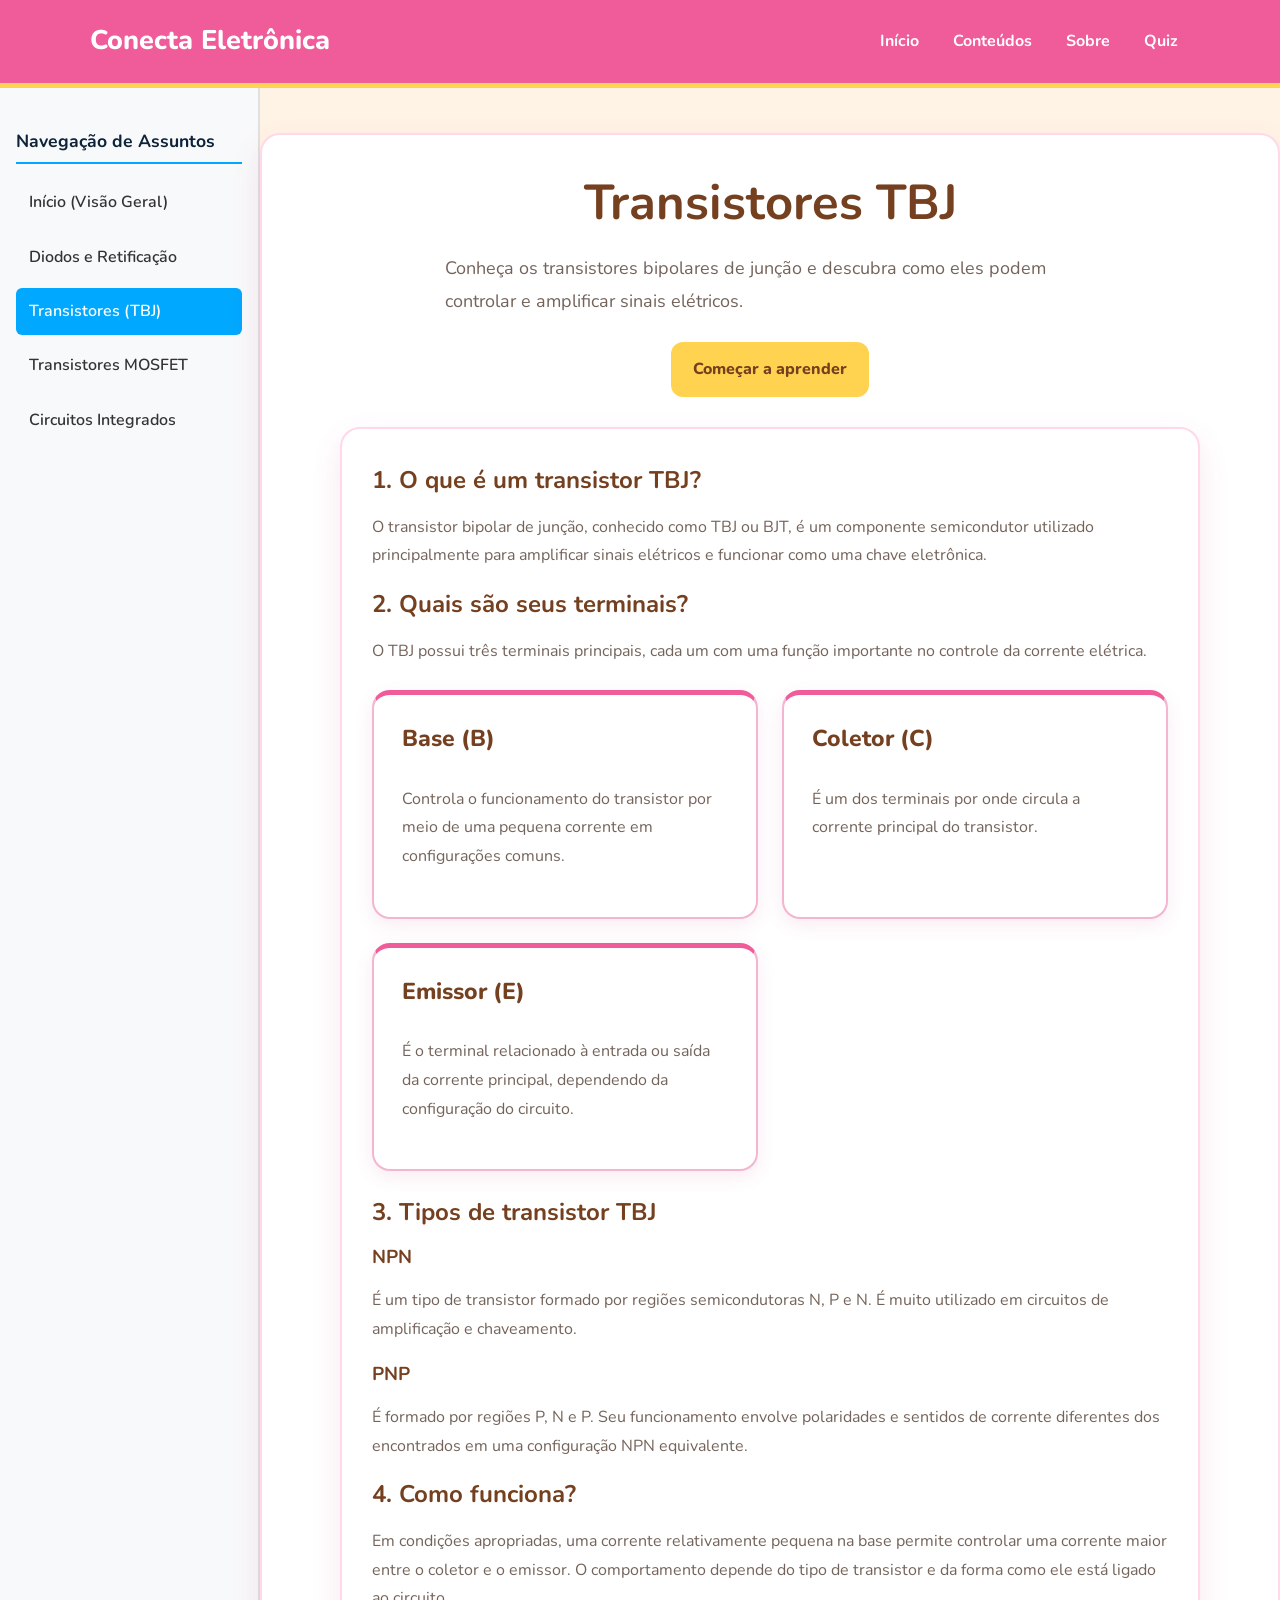
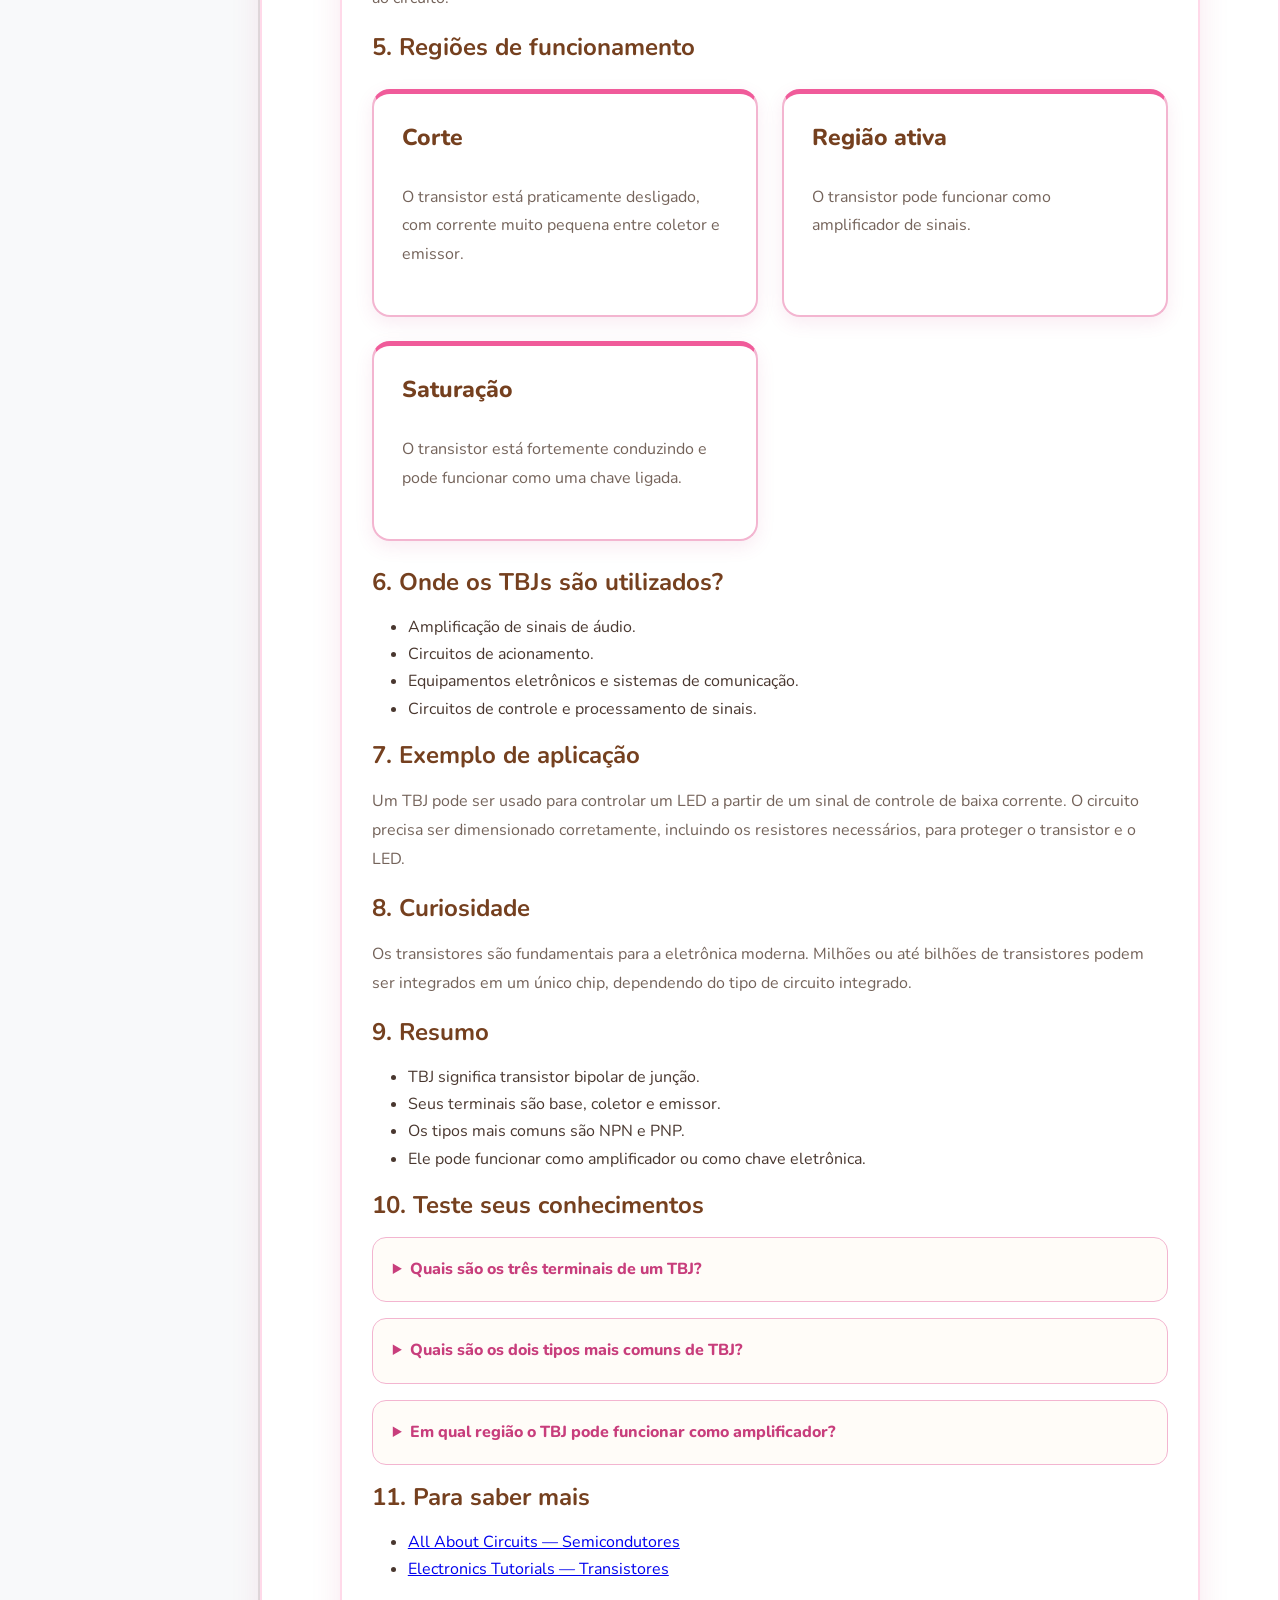
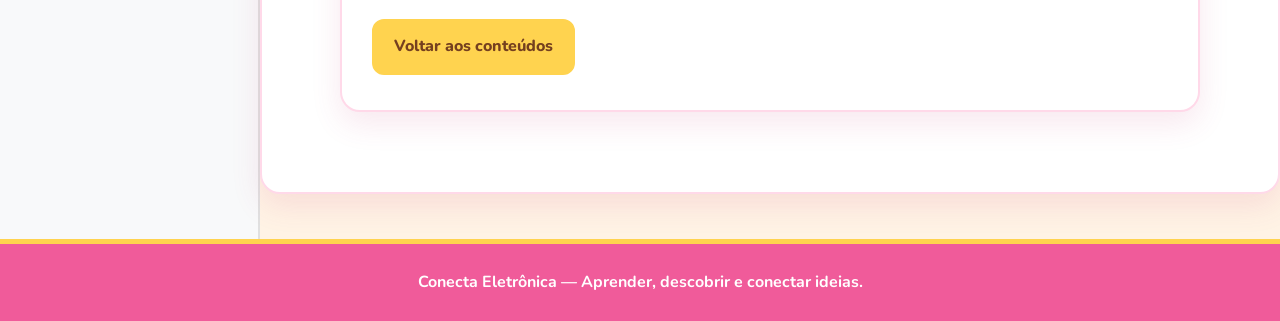
<file: src/tbj.html>
<!DOCTYPE html>
<html lang="pt-BR">
<head>
    <meta charset="UTF-8">
    <meta name="viewport" content="width=device-width, initial-scale=1.0">

    <title>Transistores TBJ | Conecta Eletrônica</title>

    <link rel="preconnect" href="https://fonts.googleapis.com">
    <link rel="preconnect" href="https://fonts.gstatic.com" crossorigin>
    <link href="https://fonts.googleapis.com/css2?family=Nunito:wght@400;600;700;800;900&display=swap" rel="stylesheet">

    <!-- Caminho atualizado para a pasta css -->
    <link rel="stylesheet" href="css/style.css">
</head>

<body class="pagina-conteudo">

    <header class="top-bar">
        <div class="container">
            <h1>Conecta Eletrônica</h1>

            <nav>
                <a href="index.html">Início</a>
                <a href="index.html#conteudos">Conteúdos</a>
                <a href="index.html#sobre">Sobre</a>
                <a href="index.html#quiz">Quiz</a>
            </nav>
        </div>
    </header>

    <!-- CONTAINER DE LAYOUT (Sidebar + Main) -->
    <div class="layout-container">

        <!-- MENU LATERAL (SIDEBAR) ADICIONADO -->
        <aside class="sidebar">
            <h3>Navegação de Assuntos</h3>
            <ul>
                <li><a href="index.html">Início (Visão Geral)</a></li>
                <li><a href="diodos.html">Diodos e Retificação</a></li>
                <li><a href="tbj.html" class="active">Transistores (TBJ)</a></li>
                <li><a href="mosfets.html">Transistores MOSFET</a></li>
                <li><a href="circuitos-integrados.html">Circuitos Integrados</a></li>
            </ul>
        </aside>

        <!-- PAINEL CENTRAL (CONTEÚDO) -->
        <main class="content-area">

            <!-- Apresentação -->
            <section class="hero">
                <div class="container">
                    <h2>Transistores TBJ</h2>

                    <p>
                        Conheça os transistores bipolares de junção e descubra como
                        eles podem controlar e amplificar sinais elétricos.
                    </p>

                    <a class="botao" href="#conteudo-tbj">
                        Começar a aprender
                    </a>
                </div>
            </section>

            <!-- Caixa principal de conteúdo -->
            <section id="conteudo-tbj" class="caixa-conteudo">

                <h2>1. O que é um transistor TBJ?</h2>

                <p>
                    O transistor bipolar de junção, conhecido como TBJ ou BJT,
                    é um componente semicondutor utilizado principalmente para
                    amplificar sinais elétricos e funcionar como uma chave eletrônica.
                </p>

                <h2>2. Quais são seus terminais?</h2>

                <p>
                    O TBJ possui três terminais principais, cada um com uma função
                    importante no controle da corrente elétrica.
                </p>

                <div class="cards">

                    <article class="card">
                        <h3>Base (B)</h3>
                        <p>
                            Controla o funcionamento do transistor por meio de uma
                            pequena corrente em configurações comuns.
                        </p>
                    </article>

                    <article class="card">
                        <h3>Coletor (C)</h3>
                        <p>
                            É um dos terminais por onde circula a corrente principal
                            do transistor.
                        </p>
                    </article>

                    <article class="card">
                        <h3>Emissor (E)</h3>
                        <p>
                            É o terminal relacionado à entrada ou saída da corrente
                            principal, dependendo da configuração do circuito.
                        </p>
                    </article>

                </div>

                <h2>3. Tipos de transistor TBJ</h2>

                <h3>NPN</h3>

                <p>
                    É um tipo de transistor formado por regiões semicondutoras N, P e N.
                    É muito utilizado em circuitos de amplificação e chaveamento.
                </p>

                <h3>PNP</h3>

                <p>
                    É formado por regiões P, N e P. Seu funcionamento envolve
                    polaridades e sentidos de corrente diferentes dos encontrados
                    em uma configuração NPN equivalente.
                </p>

                <h2>4. Como funciona?</h2>

                <p>
                    Em condições apropriadas, uma corrente relativamente pequena
                    na base permite controlar uma corrente maior entre o coletor
                    e o emissor. O comportamento depende do tipo de transistor e
                    da forma como ele está ligado ao circuito.
                </p>

                <h2>5. Regiões de funcionamento</h2>

                <div class="cards">

                    <article class="card">
                        <h3>Corte</h3>
                        <p>
                            O transistor está praticamente desligado, com corrente
                            muito pequena entre coletor e emissor.
                        </p>
                    </article>

                    <article class="card">
                        <h3>Região ativa</h3>
                        <p>
                            O transistor pode funcionar como amplificador de sinais.
                        </p>
                    </article>

                    <article class="card">
                        <h3>Saturação</h3>
                        <p>
                            O transistor está fortemente conduzindo e pode funcionar
                            como uma chave ligada.
                        </p>
                    </article>

                </div>

                <h2>6. Onde os TBJs são utilizados?</h2>

                <ul>
                    <li>Amplificação de sinais de áudio.</li>
                    <li>Circuitos de acionamento.</li>
                    <li>Equipamentos eletrônicos e sistemas de comunicação.</li>
                    <li>Circuitos de controle e processamento de sinais.</li>
                </ul>

                <h2>7. Exemplo de aplicação</h2>

                <p>
                    Um TBJ pode ser usado para controlar um LED a partir de um sinal
                    de controle de baixa corrente. O circuito precisa ser dimensionado
                    corretamente, incluindo os resistores necessários, para proteger
                    o transistor e o LED.
                </p>

                <h2>8. Curiosidade</h2>

                <p>
                    Os transistores são fundamentais para a eletrônica moderna.
                    Milhões ou até bilhões de transistores podem ser integrados
                    em um único chip, dependendo do tipo de circuito integrado.
                </p>

                <h2>9. Resumo</h2>

                <ul>
                    <li>TBJ significa transistor bipolar de junção.</li>
                    <li>Seus terminais são base, coletor e emissor.</li>
                    <li>Os tipos mais comuns são NPN e PNP.</li>
                    <li>Ele pode funcionar como amplificador ou como chave eletrônica.</li>
                </ul>

                <h2>10. Teste seus conhecimentos</h2>

                <details>
                    <summary>Quais são os três terminais de um TBJ?</summary>
                    <p>Base, coletor e emissor.</p>
                </details>

                <details>
                    <summary>Quais são os dois tipos mais comuns de TBJ?</summary>
                    <p>NPN e PNP.</p>
                </details>

                <details>
                    <summary>Em qual região o TBJ pode funcionar como amplificador?</summary>
                    <p>Na região ativa.</p>
                </details>

                <h2>11. Para saber mais</h2>

                <ul>
                    <li>
                        <a href="https://www.allaboutcircuits.com/textbook/semiconductors/"
                           target="_blank" rel="noopener noreferrer">
                            All About Circuits — Semicondutores
                        </a>
                    </li>

                    <li>
                        <a href="https://www.electronics-tutorials.ws/transistor/tran_1.html"
                           target="_blank" rel="noopener noreferrer">
                            Electronics Tutorials — Transistores
                        </a>
                    </li>
                </ul>

                <a class="botao botao-voltar" href="index.html#conteudos">
                    Voltar aos conteúdos
                </a>

            </section>

        </main>
    </div> <!-- FECHAMENTO DO LAYOUT CONTAINER -->

    <footer>
        <div class="container">
            <p>Conecta Eletrônica — Aprender, descobrir e conectar ideias.</p>
        </div>
    </footer>

    <!-- Chamada do arquivo JavaScript na pasta js -->
    <script src="js/script.js"></script>
</body>
</html>
</file>
<file: src/css/style.css>
/* ==========================================
   CONECTA ELETRÔNICA
   ESTILO COMPLETO DO PORTAL
========================================== */

:root {
    --rosa: #F05B9A;
    --rosa-escuro: #C83E7C;
    --rosa-claro: #FFF0F6;
    --rosa-borda: #F3B5D0;
    --amarelo: #FFD34F;
    --fundo: #FFFCF8;
    --fundo-bege: #FFF3E5;
    --texto: #49372F;
    --texto-suave: #74635A;
    --branco: #FFFFFF;
    --borda: #F4DFE7;
    --sombra: 0 8px 22px rgba(200, 62, 124, 0.12);
}

* {
    box-sizing: border-box;
}

html {
    scroll-behavior: smooth;
    scroll-padding-top: 25px;
}

body {
    margin: 0;
    font-family: "Nunito", sans-serif;
    background: var(--fundo);
    color: var(--texto);
    line-height: 1.7;
}

.container {
    width: min(1100px, 90%);
    margin: 0 auto;
}

h1,
h2,
h3,
h4 {
    line-height: 1.35;
}

p {
    color: var(--texto-suave);
}

a,
button {
    transition: all 0.2s ease;
}

/* ==========================================
   CABEÇALHO
========================================== */

header {
    background: var(--rosa);
    color: var(--branco);
    padding: 20px 0;
    border-bottom: 5px solid var(--amarelo);
}

header .container {
    display: flex;
    align-items: center;
    justify-content: space-between;
    gap: 20px;
    flex-wrap: wrap;
}

header h1 {
    margin: 0;
    color: var(--branco);
    font-size: 27px;
    font-weight: 800;
}

nav {
    display: flex;
    align-items: center;
    justify-content: center;
    gap: 10px;
    flex-wrap: wrap;
}

nav a {
    color: var(--branco);
    text-decoration: none;
    font-weight: 700;
    padding: 8px 12px;
    border-radius: 10px;
}

nav a:hover {
    background: rgba(255, 255, 255, 0.2);
}

/* ==========================================
   PÁGINA INICIAL
========================================== */

.hero {
    background: linear-gradient(135deg, #FFF0F6, #FFF8EE);
    padding: 75px 0;
    text-align: center;
    border-bottom: 1px solid var(--borda);
}

.hero .container {
    max-width: 800px;
}

.destaque {
    display: inline-block;
    color: var(--rosa-escuro);
    background: var(--branco);
    border: 1px solid var(--rosa-borda);
    border-radius: 30px;
    padding: 7px 16px;
    font-size: 13px;
    font-weight: 800;
    letter-spacing: 1.5px;
    margin-bottom: 20px;
}

.hero h2 {
    font-size: clamp(34px, 5vw, 49px);
    color: var(--rosa-escuro);
    margin-bottom: 18px;
}

.hero p:not(.destaque) {
    max-width: 650px;
    margin: 0 auto 25px;
    font-size: 18px;
}

/* ==========================================
   BOTÕES
========================================== */

.botao {
    display: inline-block;
    background: var(--rosa);
    color: var(--branco);
    border: 2px solid var(--rosa);
    border-radius: 13px;
    padding: 13px 23px;
    font-family: inherit;
    font-size: 16px;
    font-weight: 800;
    text-decoration: none;
    cursor: pointer;
    box-shadow: 0 5px 12px rgba(200, 62, 124, 0.15);
}

.botao:hover {
    background: var(--rosa-escuro);
    border-color: var(--rosa-escuro);
    transform: translateY(-2px);
}

/* ==========================================
   IMPORTÂNCIA DA ELETRÔNICA
========================================== */

.importancia {
    background: var(--fundo-bege);
    padding: 45px 0;
}

.conteudo-importancia {
    display: grid;
    grid-template-columns: 0.9fr 1.1fr;
    align-items: center;
    gap: 35px;
}

.conteudo-importancia h2 {
    margin-bottom: 0;
}

.conteudo-importancia > p {
    margin-bottom: 0;
    font-size: 16px;
}

.subtitulo {
    color: var(--rosa-escuro);
    font-size: 13px;
    font-weight: 800;
    letter-spacing: 1.5px;
    margin-bottom: 10px;
}

/* ==========================================
   SEÇÕES DA PÁGINA INICIAL
========================================== */

.secao {
    padding-top: 65px;
    padding-bottom: 65px;
}

.cabecalho-secao {
    text-align: center;
    max-width: 720px;
    margin: 0 auto 35px;
}

.cabecalho-secao h2 {
    margin-bottom: 12px;
}

.cabecalho-secao > p:last-of-type {
    margin-bottom: 22px;
}

/* ==========================================
   CARDS DA PÁGINA INICIAL
========================================== */

.cards {
    display: grid;
    grid-template-columns: repeat(2, minmax(0, 1fr));
    gap: 28px;
    margin-top: 35px;
    align-items: stretch;
}

.card {
    background: var(--branco);
    border: 2px solid var(--rosa-borda);
    border-top: 6px solid var(--rosa);
    border-radius: 22px;
    padding: 30px;
    box-shadow: var(--sombra);
    display: flex;
    flex-direction: column;
    align-items: center;
    text-align: center;
    gap: 14px;
    transition: transform 0.25s ease, box-shadow 0.25s ease;
}

.card:hover {
    transform: translateY(-5px);
    box-shadow: 0 15px 30px rgba(200, 62, 124, 0.2);
}

.icone-card {
    width: 52px;
    height: 52px;
    flex-shrink: 0;
    border-radius: 16px;
    background: var(--rosa);
    color: var(--branco);
    display: flex;
    align-items: center;
    justify-content: center;
    font-size: 19px;
    font-weight: 800;
}

.card h3 {
    color: var(--rosa-escuro);
    font-size: 23px;
    font-weight: 800;
    margin: 4px 0 0;
}

.card p {
    color: var(--texto-suave);
    font-size: 16px;
    line-height: 1.8;
    margin: 0 0 8px;
}

.link-card {
    display: inline-block;
    margin-top: auto;
    padding: 11px 16px;
    background: var(--rosa-claro);
    color: var(--rosa-escuro);
    border: 1px solid var(--rosa-borda);
    border-radius: 12px;
    font-weight: 800;
    text-decoration: none;
}

.link-card:hover {
    background: var(--rosa);
    color: var(--branco);
}

/* ==========================================
   SOBRE O PROJETO
========================================== */

.sobre {
    background: var(--fundo-bege);
    padding: 55px 0;
    text-align: center;
    border-top: 1px solid var(--borda);
    border-bottom: 1px solid var(--borda);
}

.sobre .container {
    max-width: 800px;
}

.sobre h2 {
    color: var(--rosa-escuro);
}

.sobre p:last-child {
    margin-bottom: 0;
}

/* ==========================================
   QUIZ
========================================== */

.quiz {
    text-align: center;
}

#abrir-quiz {
    margin-top: 5px;
}

#area-quiz {
    max-width: 760px;
    margin: 35px auto 0;
    text-align: left;
    scroll-margin-top: 25px;
}

#area-quiz[hidden],
#resultado[hidden],
#proximo[hidden],
#reiniciar[hidden] {
    display: none !important;
}

#quiz-container {
    background: var(--branco);
    border: 2px solid var(--rosa-borda);
    border-radius: 22px;
    padding: 30px;
    box-shadow: var(--sombra);
}

#progresso {
    color: var(--rosa-escuro);
    font-weight: 800;
    font-size: 14px;
}

#pergunta {
    color: var(--texto);
    font-size: 22px;
    margin-bottom: 22px;
}

#alternativas {
    display: grid;
    gap: 12px;
}

.alternativa {
    width: 100%;
    background: var(--branco);
    border: 2px solid var(--borda);
    border-radius: 12px;
    padding: 13px 16px;
    color: var(--texto);
    text-align: left;
    font-family: inherit;
    font-size: 16px;
    cursor: pointer;
}

.alternativa:hover {
    background: var(--rosa-claro);
    border-color: var(--rosa);
}

.alternativa.correta {
    background: #E7F8EC;
    border-color: #49A968;
}

.alternativa.errada {
    background: #FFF0F0;
    border-color: #E56B6B;
}

#feedback {
    margin-top: 18px;
    font-weight: 800;
}

#proximo,
#reiniciar {
    background: var(--rosa);
    color: var(--branco);
    border: 0;
    border-radius: 12px;
    padding: 12px 20px;
    margin-top: 15px;
    font-family: inherit;
    font-size: 15px;
    font-weight: 800;
    cursor: pointer;
}

#proximo:hover,
#reiniciar:hover {
    background: var(--rosa-escuro);
}

#resultado {
    margin-top: 20px;
    padding: 20px;
    background: var(--rosa-claro);
    border-radius: 15px;
    color: var(--texto);
}

/* ==========================================
   PÁGINAS INTERNAS DOS COMPONENTES

   Use class="pagina-conteudo" no body de:
   diodos.html, tbj.html, mosfets.html
   circuitos-integrados.html
========================================== */

body.pagina-conteudo {
    background: var(--fundo-bege);
    min-height: 100vh;
}

/* Caixa principal branca */
body.pagina-conteudo main {
    width: 100%;
    padding: 50px 0;
}

/* Cada seção vira uma caixa independente */
body.pagina-conteudo main section {
    width: 90%;
    max-width: 1450px;
    margin: 0 auto 28px;
    padding: 35px 30px;
    background: var(--branco);
    border: 2px solid #FFD9E9;
    border-radius: 20px;
    box-shadow: 0 10px 28px rgba(200, 62, 124, 0.10);
}

/* Conteúdo geral das páginas internas */
body.pagina-conteudo main > .container {
    width: 90%;
    max-width: 1450px;
    margin: 0 auto 28px;
    padding: 35px 30px;
    background: var(--branco);
    border: 2px solid #FFD9E9;
    border-radius: 20px;
    box-shadow: 0 10px 28px rgba(200, 62, 124, 0.10);
}

/* Títulos alinhados à esquerda */
body.pagina-conteudo main h2,
body.pagina-conteudo main h3,
body.pagina-conteudo main h4 {
    text-align: left;
    color: #75401F;
    margin-top: 0;
    margin-bottom: 16px;
}

/* Textos alinhados à esquerda */
body.pagina-conteudo main p {
    text-align: left;
    line-height: 1.8;
    margin-bottom: 18px;
}

/* Listas alinhadas à esquerda */
body.pagina-conteudo main ul,
body.pagina-conteudo main ol {
    text-align: left;
    padding-left: 36px;
}

/* Grades de cards nas páginas internas */
body.pagina-conteudo main .cards {
    width: 100%;
    max-width: 100%;
    display: grid;
    grid-template-columns: repeat(2, minmax(0, 1fr));
    gap: 24px;
    margin: 25px auto;
}

/* Cards internos */
body.pagina-conteudo main .card {
    background: var(--branco);
    border: 2px solid var(--rosa-borda);
    border-top: 5px solid var(--rosa);
    border-radius: 18px;
    padding: 28px;
    box-shadow: 0 6px 18px rgba(200, 62, 124, 0.10);
    display: flex;
    flex-direction: column;
    align-items: center;
    text-align: center;
    gap: 14px;
}

/* Títulos e textos dos cards internos */
body.pagina-conteudo main .card h3,
body.pagina-conteudo main .card p {
    width: 100%;
    text-align: center;
}

/* Botões de voltar aos conteúdos */
body.pagina-conteudo main a.botao {
    display: inline-block;
    background: var(--amarelo);
    color: #75401F;
    border: 2px solid var(--amarelo);
    border-radius: 12px;
    padding: 12px 20px;
    font-weight: 800;
    text-decoration: none;
    box-shadow: none;
}

body.pagina-conteudo main a.botao:hover {
    background: #FFC928;
    border-color: #FFC928;
    transform: translateY(-2px);
}

/* Caixas de perguntas e respostas */
body.pagina-conteudo main details {
    margin: 16px 0;
    padding: 18px 20px;
    background: #FFFCF8;
    border: 1px solid var(--rosa-borda);
    border-radius: 14px;
}

body.pagina-conteudo main summary {
    color: var(--rosa-escuro);
    font-weight: 800;
    cursor: pointer;
}

body.pagina-conteudo main details p {
    margin-top: 12px;
    margin-bottom: 0;
}

/* ==========================================
   RODAPÉ
========================================== */

footer {
    background: var(--rosa);
    color: var(--branco);
    padding: 25px 0;
    text-align: center;
    border-top: 5px solid var(--amarelo);
}

footer p {
    color: var(--branco);
    margin: 0;
    font-weight: 700;
}

/* ==========================================
   RESPONSIVIDADE
========================================== */

@media (max-width: 650px) {
    header .container {
        flex-direction: column;
        text-align: center;
    }

    header h1 {
        font-size: 24px;
    }

    nav {
        justify-content: center;
    }

    .hero {
        padding: 50px 0;
    }

    .hero p:not(.destaque) {
        font-size: 16px;
    }

    .conteudo-importancia {
        grid-template-columns: 1fr;
        gap: 18px;
    }

    .secao {
        padding-top: 45px;
        padding-bottom: 45px;
    }

    .cards {
        grid-template-columns: 1fr;
        gap: 20px;
    }

    .card {
        padding: 24px;
    }

    #quiz-container {
        padding: 20px;
    }

    #pergunta {
        font-size: 20px;
    }

    body.pagina-conteudo main {
        padding: 25px 0;
    }

    body.pagina-conteudo main section,
    body.pagina-conteudo main > .container {
        width: 94%;
        padding: 24px 18px;
        margin-bottom: 20px;
    }

    body.pagina-conteudo main .cards {
        grid-template-columns: 1fr;
    }
}

@media (prefers-reduced-motion: reduce) {
    html {
        scroll-behavior: auto;
    }

    *,
    *::before,
    *::after {
        transition-duration: 0.01ms !important;
    }
}

/* =========================================
   CORREÇÃO DO VISUAL DAS PÁGINAS INTERNAS
   Diodos, TBJ, MOSFETs e Circuitos Integrados
========================================= */

body.pagina-conteudo {
    background: #FFF3E5;
}

/* Uma única caixa branca para todo o conteúdo */
body.pagina-conteudo main {
    width: 90%;
    max-width: 1450px;
    margin: 45px auto;
    padding: 35px 30px;
    background: #FFFFFF;
    border: 2px solid #FFD9E9;
    border-radius: 20px;
    box-shadow: 0 12px 30px rgba(200, 62, 124, 0.12);
}

/* Remove caixas adicionais que dividem o conteúdo */
body.pagina-conteudo main section,
body.pagina-conteudo main > .container {
    width: 100%;
    max-width: none;
    margin: 0 0 30px;
    padding: 0;
    background: transparent;
    border: none;
    border-radius: 0;
    box-shadow: none;
}

/* Títulos alinhados à esquerda */
body.pagina-conteudo main h2,
body.pagina-conteudo main h3,
body.pagina-conteudo main h4 {
    text-align: left;
    color: #75401F;
    margin: 0 0 16px;
}

/* Parágrafos alinhados à esquerda */
body.pagina-conteudo main p {
    text-align: left;
    line-height: 1.8;
    margin: 0 0 18px;
}

/* Evita que explicações fiquem lado a lado */
body.pagina-conteudo main .linha,
body.pagina-conteudo main .explicacao,
body.pagina-conteudo main .polarizacao {
    display: block;
    width: 100%;
    margin: 20px 0;
}

/* Listas */
body.pagina-conteudo main ul,
body.pagina-conteudo main ol {
    text-align: left;
    padding-left: 36px;
}

/* Cards de aplicações permanecem lado a lado */
body.pagina-conteudo main .cards {
    display: grid;
    grid-template-columns: repeat(2, minmax(0, 1fr));
    gap: 24px;
    width: 100%;
    margin: 25px 0;
}

/* Estilo dos cards de aplicações */
body.pagina-conteudo main .card {
    display: flex;
    flex-direction: column;
    align-items: center;
    text-align: center;
    padding: 28px;
    background: #FFFFFF;
    border: 2px solid #F3B5D0;
    border-top: 5px solid #F05B9A;
    border-radius: 18px;
    box-shadow: 0 6px 18px rgba(200, 62, 124, 0.10);
}

body.pagina-conteudo main .card h3,
body.pagina-conteudo main .card p {
    width: 100%;
    text-align: center;
}

/* Perguntas expansíveis */
body.pagina-conteudo main details {
    margin: 16px 0;
    padding: 18px 20px;
    background: #FFFCF8;
    border: 1px solid #F3B5D0;
    border-radius: 14px;
}

body.pagina-conteudo main summary {
    color: #C83E7C;
    font-weight: 800;
    cursor: pointer;
}

/* Botão amarelo para voltar */
body.pagina-conteudo main a.botao {
    display: inline-block;
    margin-top: 0;
    padding: 12px 20px;
    background: #FFD34F;
    color: #75401F;
    border: 2px solid #FFD34F;
    border-radius: 12px;
    box-shadow: none;
    text-decoration: none;
    font-weight: 800;
}

body.pagina-conteudo main a.botao:hover {
    background: #FFC928;
    border-color: #FFC928;
}

/* Celulares */
@media (max-width: 650px) {
    body.pagina-conteudo main {
        width: 94%;
        margin: 25px auto;
        padding: 24px 18px;
    }

    body.pagina-conteudo main .cards {
        grid-template-columns: 1fr;
    }
}

/* Caixa única da página de Diodos e demais conteúdos */
body.pagina-conteudo main > .caixa-conteudo {
    width: 90%;
    max-width: 1450px;
    margin: 0 auto 45px;
    padding: 35px 30px;
    background: #FFFFFF;
    border: 2px solid #FFD9E9;
    border-radius: 20px;
    box-shadow: 0 12px 30px rgba(200, 62, 124, 0.12);
}

/* Textos e títulos da caixa */
body.pagina-conteudo main > .caixa-conteudo h2,
body.pagina-conteudo main > .caixa-conteudo h3,
body.pagina-conteudo main > .caixa-conteudo p {
    text-align: left;
}

/* Cards dentro da caixa */
body.pagina-conteudo main > .caixa-conteudo .cards {
    margin: 25px 0;
}

body.pagina-conteudo main > .caixa-conteudo .card {
    align-items: center;
    text-align: center;
}

/* Botão de voltar */
body.pagina-conteudo main > .caixa-conteudo .botao-voltar {
    margin-top: 20px;
}

/* Celulares */
@media (max-width: 650px) {
    body.pagina-conteudo main > .caixa-conteudo {
        width: 94%;
        padding: 24px 18px;
    }
}

/* Centralizar somente o título da apresentação */
body.pagina-conteudo main > .hero h2 {
    text-align: center;
}
/* ===================================================
   LAYOUT LADO A LADO E MENU LATERAL (SIDEBAR)
   =================================================== */

/* 1. Container que junta o Menu e o Conteúdo Lado a Lado */
.layout-container {
    display: flex;             /* Coloca a Sidebar e o Main lado a lado */
    flex-direction: row;        /* Sidebar na esquerda, Main na direita */
    width: 100%;
    min-height: calc(100vh - 120px);
}

/* 2. Menu Lateral (Sidebar Vertical na Esquerda) */
.sidebar {
    width: 260px;               /* Largura fixa do menu */
    min-width: 220px;
    background-color: #f8f9fa;  /* Cor de fundo suave */
    border-right: 2px solid #e0e0e0; /* Linha vertical a separar da página */
    padding: 1.5rem 1rem;
    box-sizing: border-box;
}

.sidebar h3 {
    font-size: 1.1rem;
    color: #0d233a;
    margin-bottom: 1rem;
    padding-bottom: 0.5rem;
    border-bottom: 2px solid #00a8ff;
}

/* Lista vertical dos links */
.sidebar ul {
    list-style: none;
    padding: 0;
    margin: 0;
    display: flex;
    flex-direction: column;    /* Coloca os itens um debaixo do outro (Vertical) */
    gap: 0.5rem;
}

.sidebar li a {
    display: block;
    padding: 0.6rem 0.8rem;
    color: #333;
    text-decoration: none;
    font-weight: 600;
    border-radius: 6px;
    transition: background-color 0.2s, color 0.2s;
}

/* Cor quando passa o rato ou quando a página está ativa */
.sidebar li a:hover,
.sidebar li a.active {
    background-color: #00a8ff;
    color: #ffffff;
}

/* 3. Painel Principal (Main) no lado direito */
.content-area, main {
    flex: 1;                    /* Ocupa todo o resto do espaço no ecrã */
    padding: 2rem;
    box-sizing: border-box;
}
</file>
